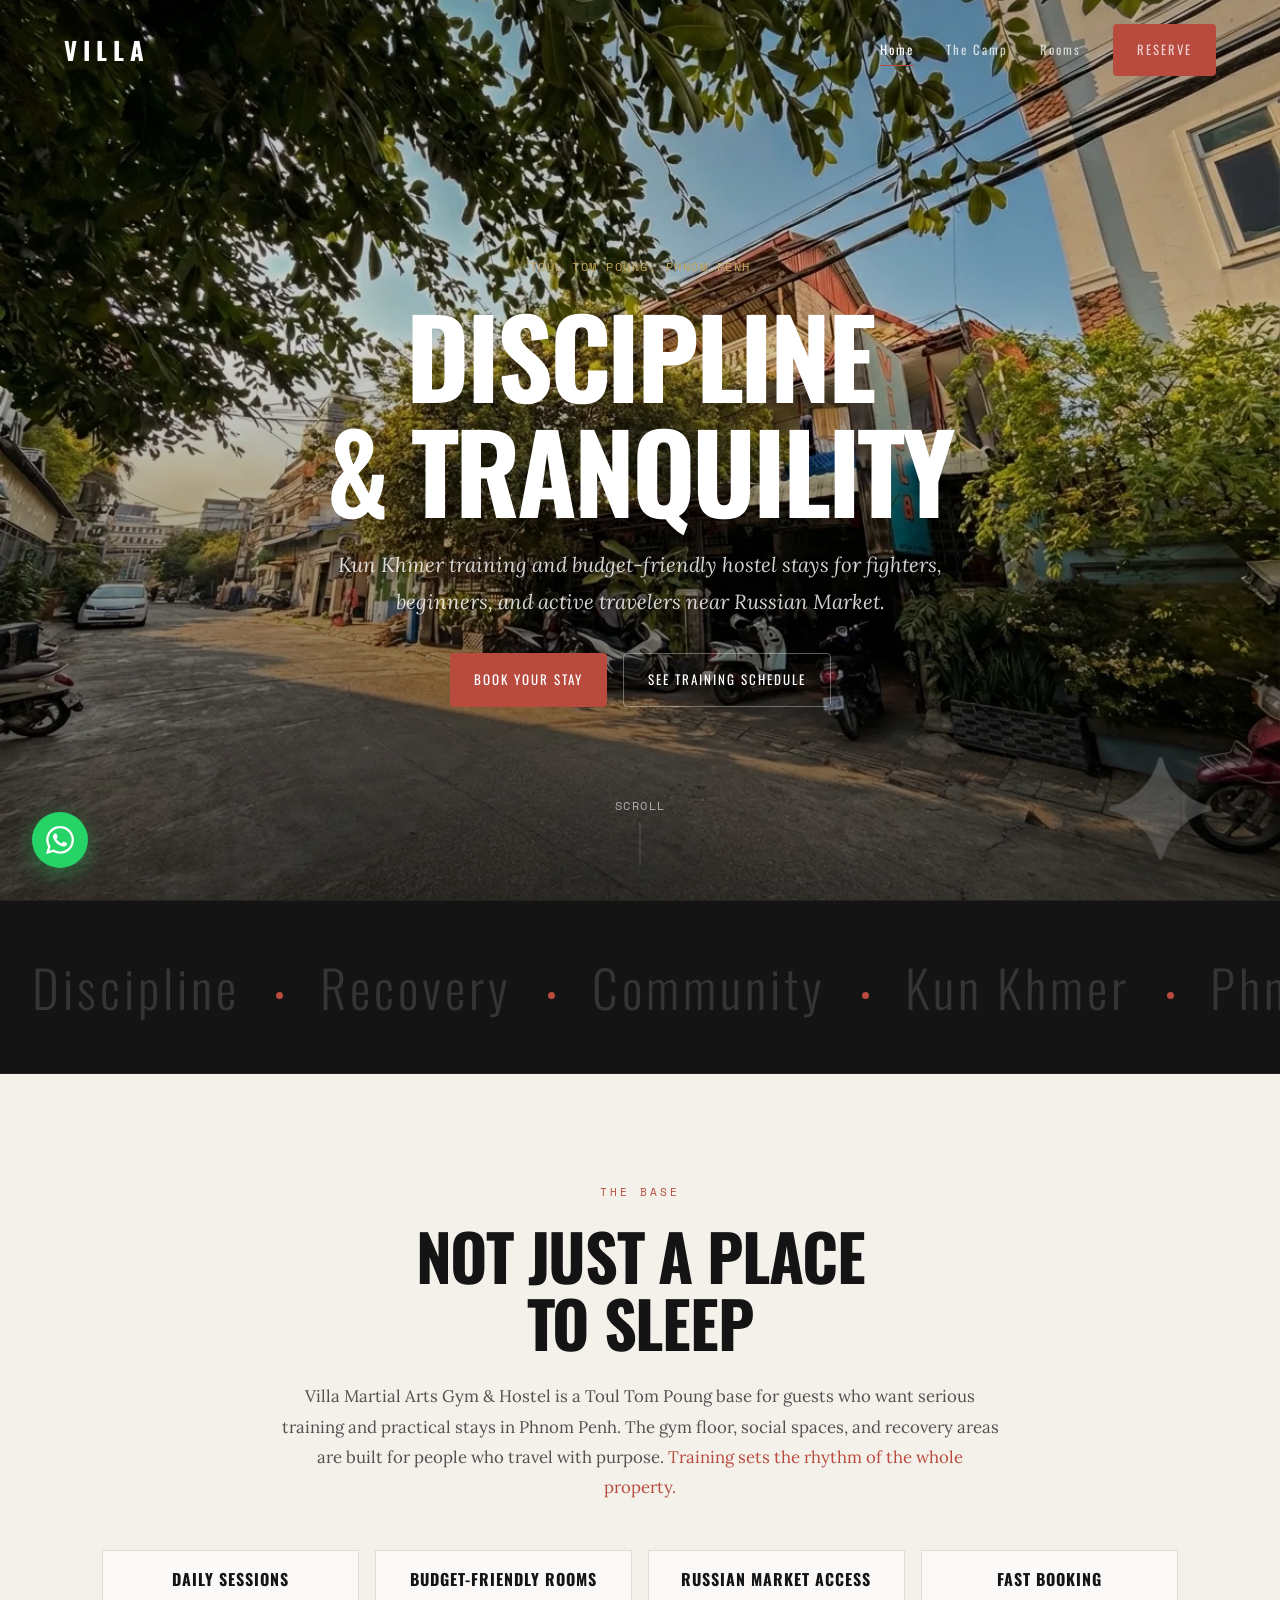
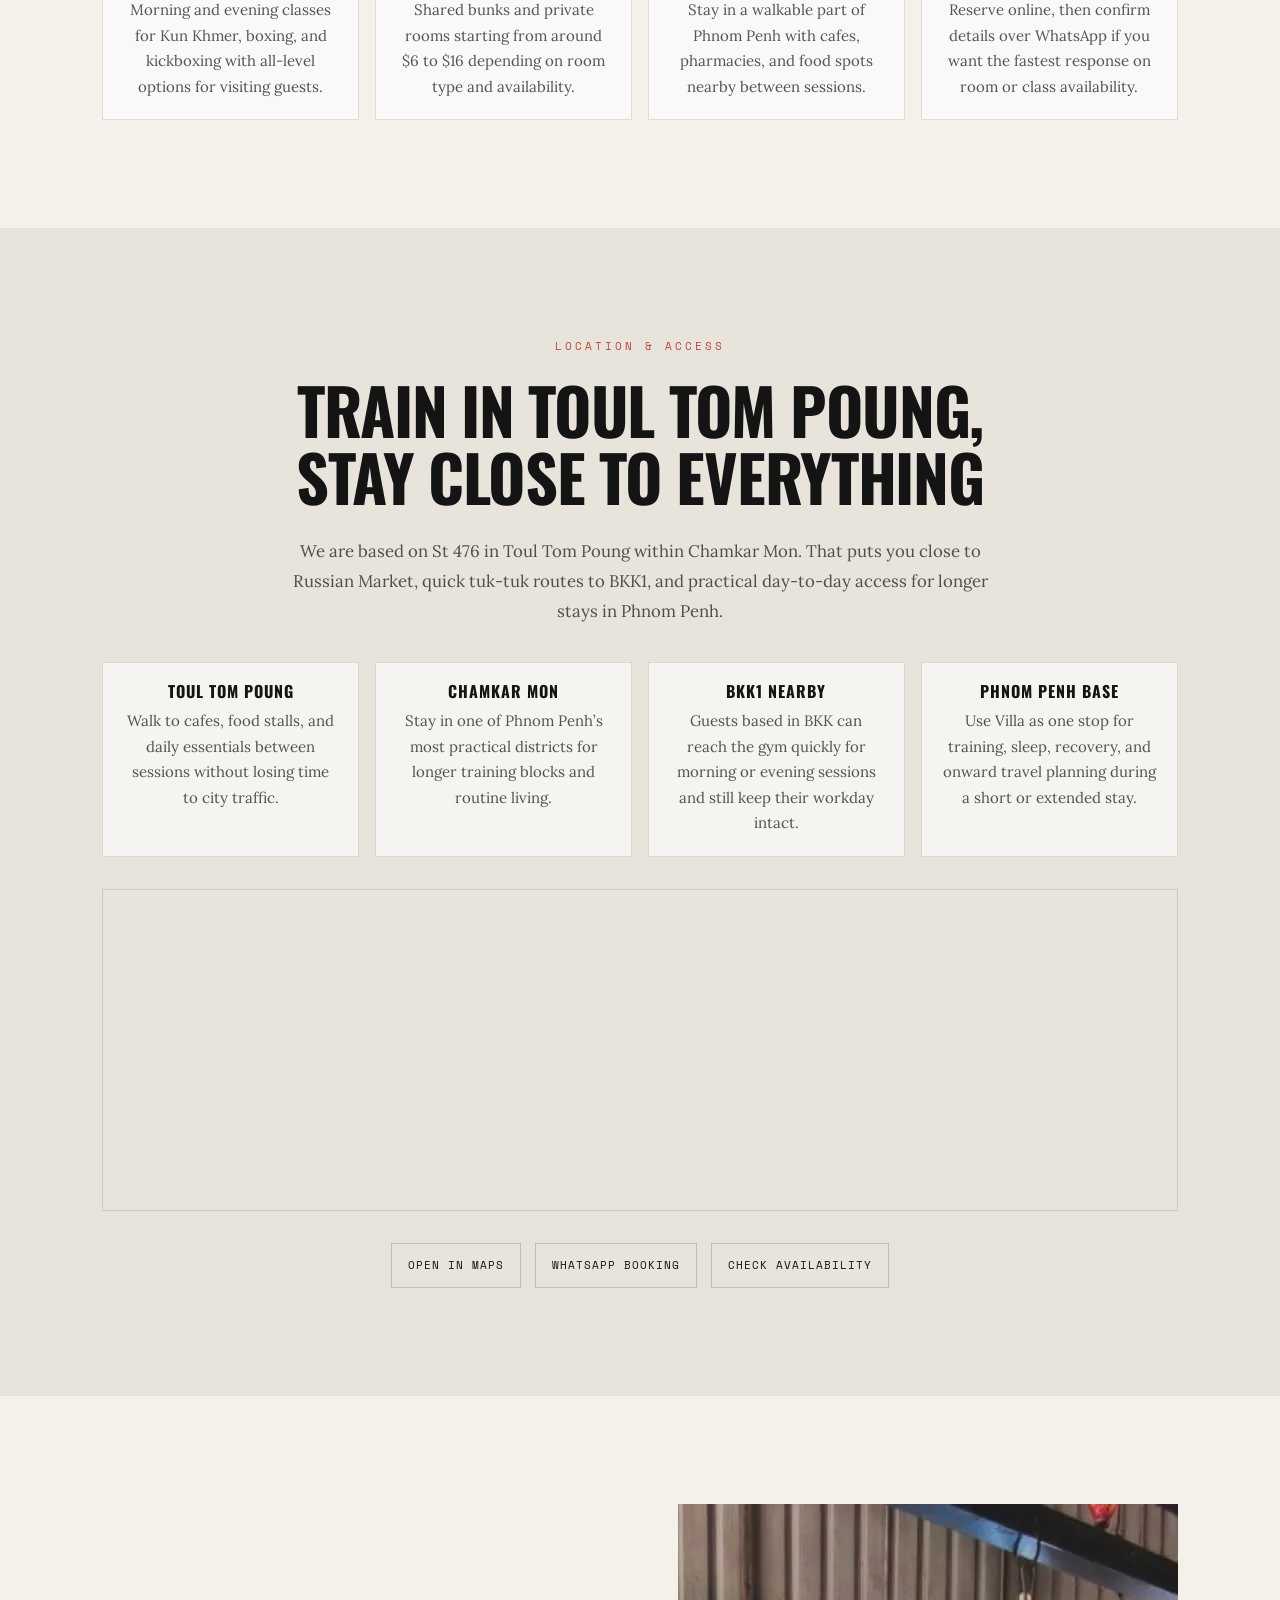
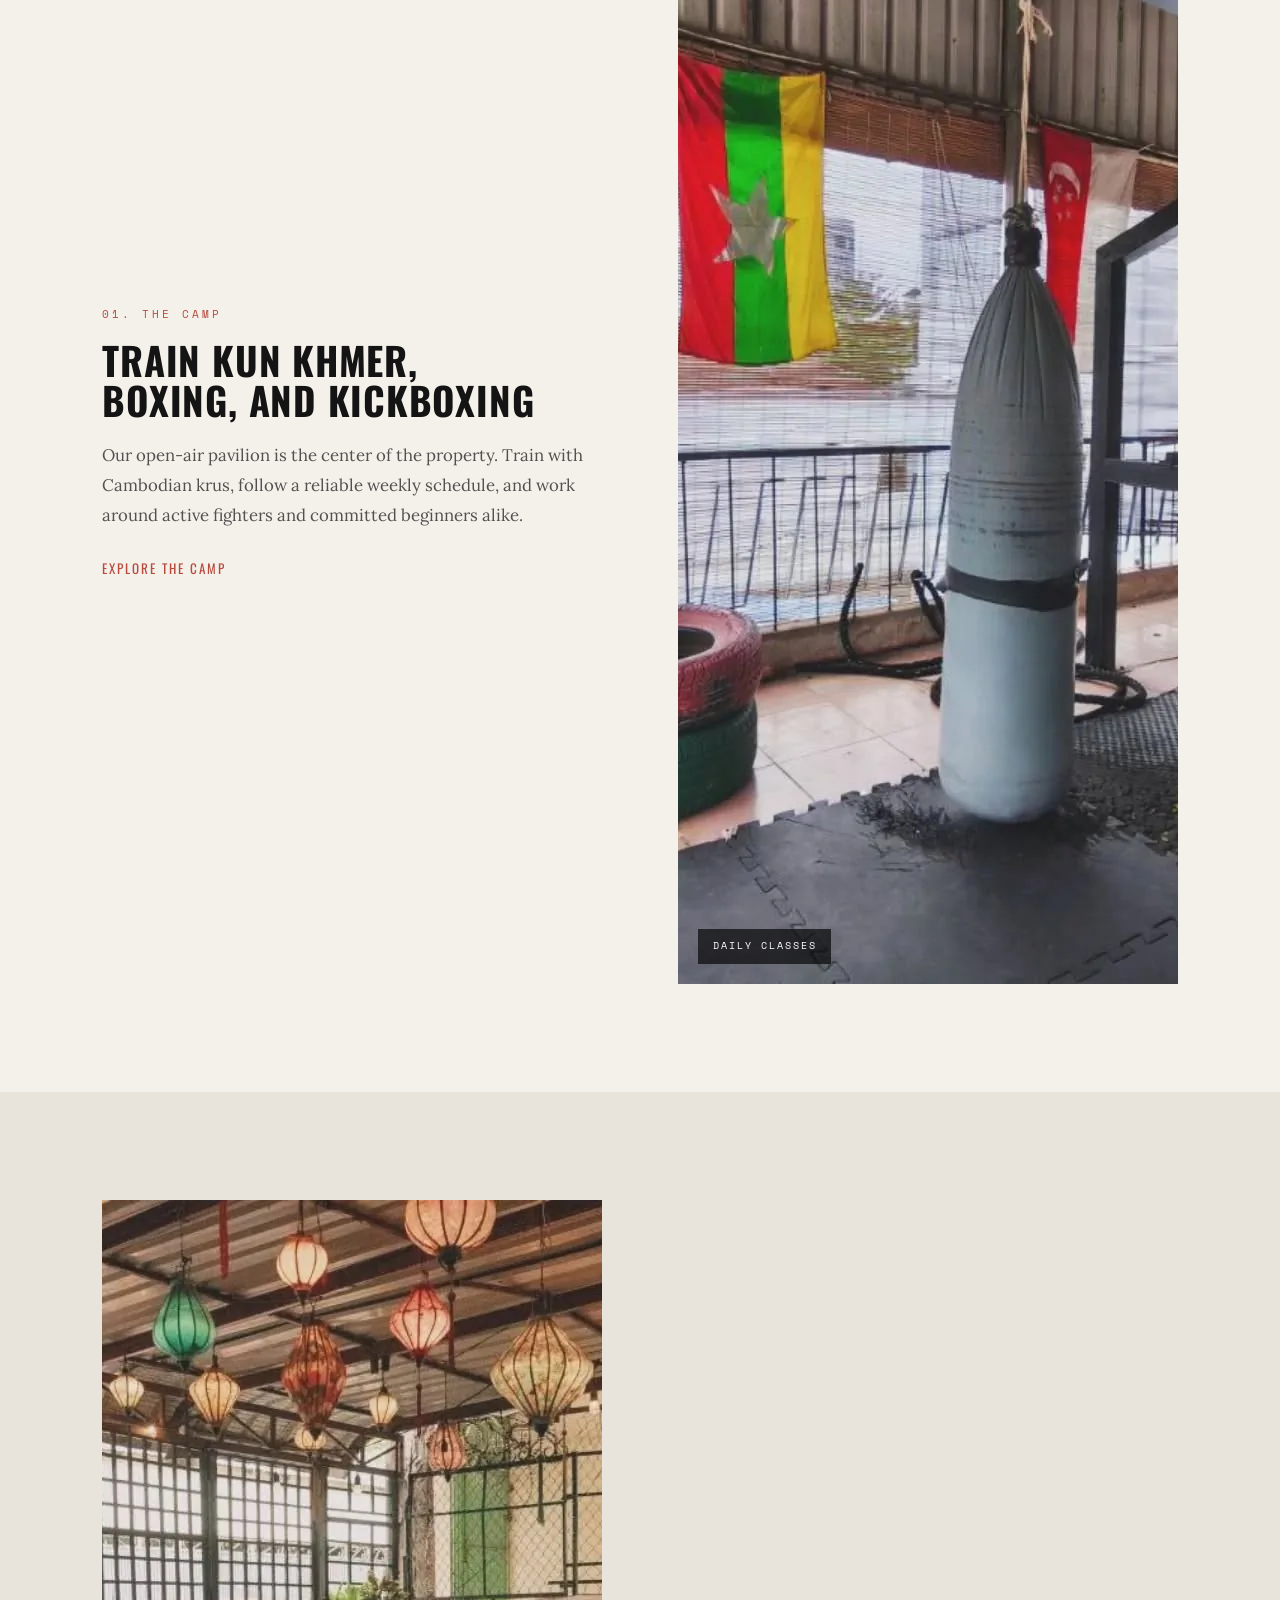
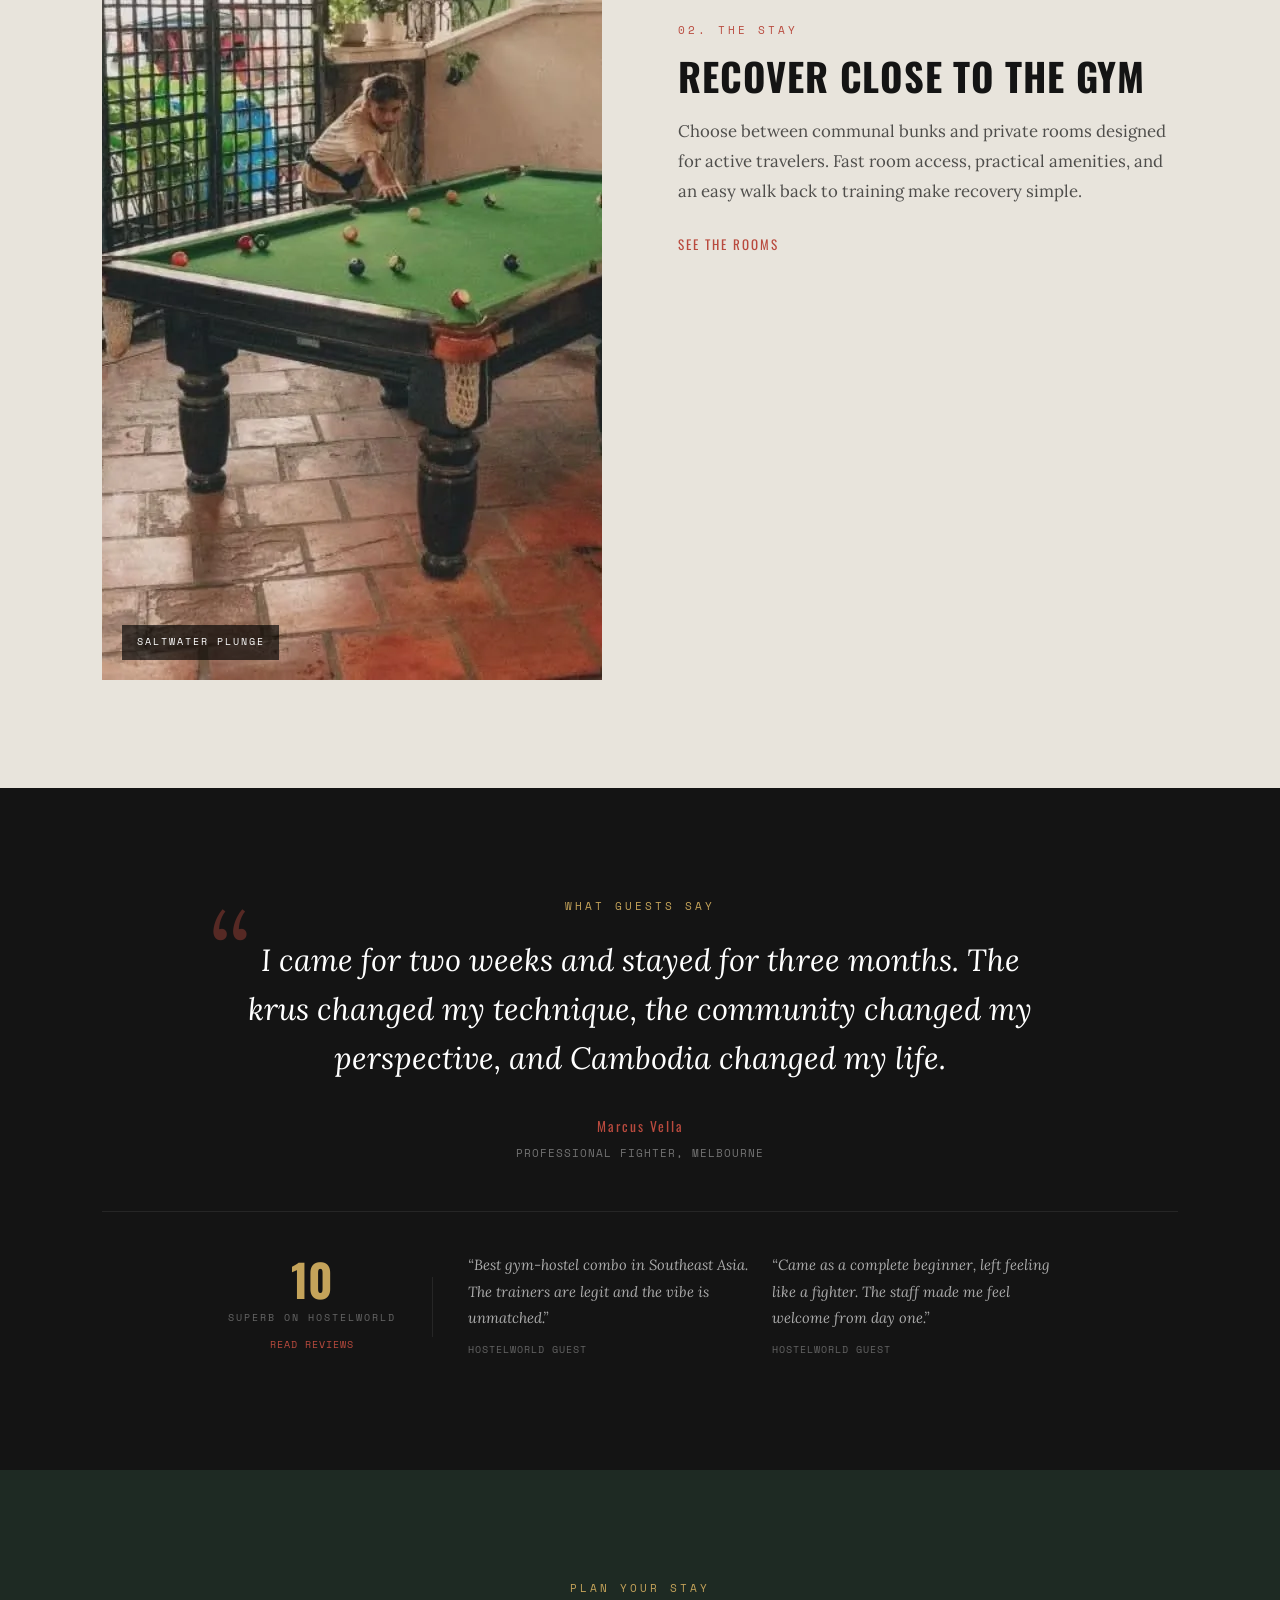
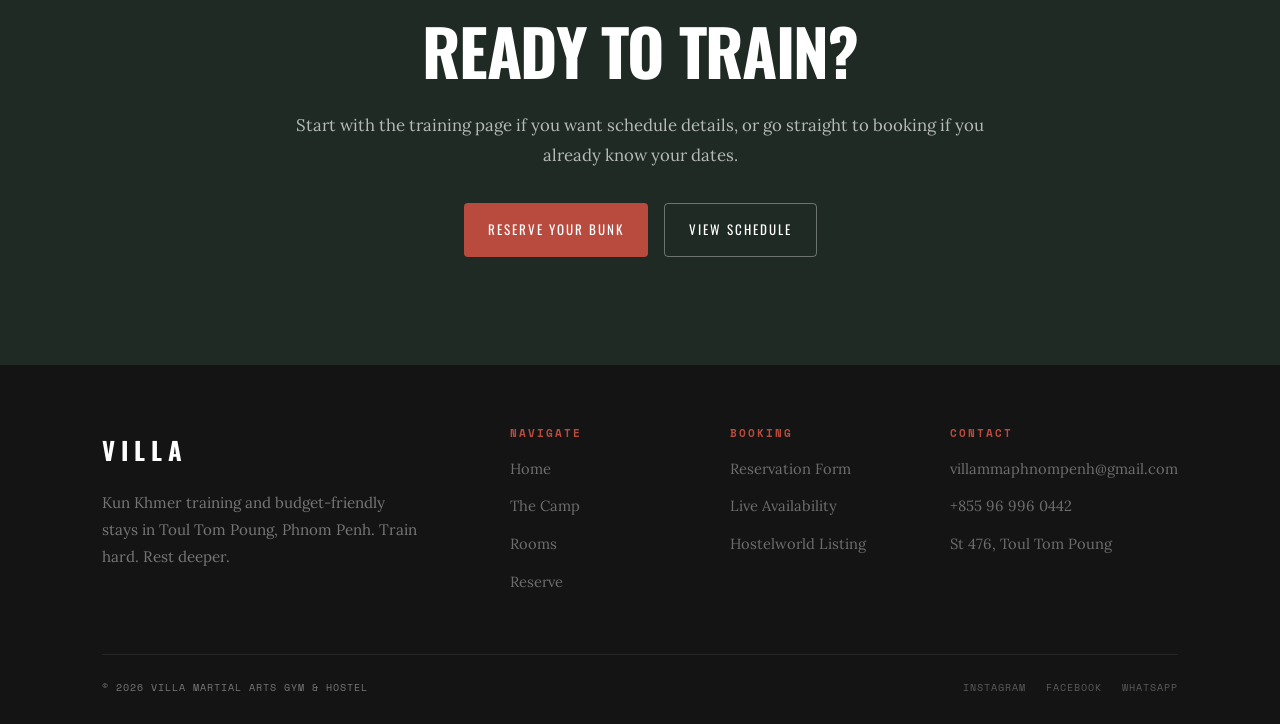
<file: index.html>
<!DOCTYPE html>
<html lang="en">
<head>
    <meta charset="UTF-8">
    <meta name="viewport" content="width=device-width, initial-scale=1.0">
    <title>Villa Martial Arts Gym & Hostel | Kun Khmer in Toul Tom Poung, Phnom Penh</title>
    <meta name="description" content="Train Kun Khmer, kickboxing, and boxing in Toul Tom Poung, Phnom Penh. Villa Martial Arts Gym & Hostel pairs daily classes with budget-friendly rooms near Russian Market.">
    <meta name="robots" content="index, follow, max-image-preview:large, max-snippet:-1, max-video-preview:-1">
    <link rel="canonical" href="https://villamartialarts.vercel.app/">
    <link rel="icon" href="/favicon.svg" type="image/svg+xml">
    <link rel="preload" as="image" href="/IMG_9760.webp" fetchpriority="high">
    <meta property="og:type" content="website">
    <meta property="og:site_name" content="Villa Martial Arts Gym & Hostel">
    <meta property="og:locale" content="en_US">
    <meta property="og:url" content="https://villamartialarts.vercel.app/">
    <meta property="og:title" content="Villa Martial Arts Gym & Hostel | Kun Khmer in Toul Tom Poung, Phnom Penh">
    <meta property="og:description" content="Daily martial arts training, budget-friendly rooms, and a practical Phnom Penh base near Russian Market.">
    <meta property="og:image" content="https://villamartialarts.vercel.app/fightersparring.webp">
    <meta property="og:image:width" content="2752">
    <meta property="og:image:height" content="1536">
    <meta property="og:image:alt" content="Fighters sparring at Villa Martial Arts Gym in Phnom Penh">
    <meta name="twitter:card" content="summary_large_image">
    <meta name="twitter:title" content="Villa Martial Arts Gym & Hostel | Kun Khmer in Phnom Penh">
    <meta name="twitter:description" content="Train Kun Khmer and stay in Toul Tom Poung, Phnom Penh.">
    <meta name="twitter:image" content="https://villamartialarts.vercel.app/fightersparring.webp">
    <meta name="theme-color" content="#141414">
    <link rel="preconnect" href="https://fonts.googleapis.com">
    <link rel="preconnect" href="https://fonts.gstatic.com" crossorigin>
    <link rel="preload" as="style" href="https://fonts.googleapis.com/css2?family=Lora:ital,wght@0,400;0,500;1,400&family=Oswald:wght@300;400;500;700&family=Space+Mono&display=swap">
    <link rel="stylesheet" href="https://fonts.googleapis.com/css2?family=Lora:ital,wght@0,400;0,500;1,400&family=Oswald:wght@300;400;500;700&family=Space+Mono&display=swap" media="print" onload="this.media='all'">
    <noscript><link rel="stylesheet" href="https://fonts.googleapis.com/css2?family=Lora:ital,wght@0,400;0,500;1,400&family=Oswald:wght@300;400;500;700&family=Space+Mono&display=swap"></noscript>
    <link rel="stylesheet" href="/assets/site.20260306.css">
    <script type="application/ld+json">
    {
      "@context": "https://schema.org",
      "@graph": [
        {
          "@type": "WebSite",
          "@id": "https://villamartialarts.vercel.app/#website",
          "url": "https://villamartialarts.vercel.app/",
          "name": "Villa Martial Arts Gym & Hostel"
        },
        {
          "@type": "Hostel",
          "@id": "https://villamartialarts.vercel.app/#hostel",
          "name": "Villa Martial Arts Gym & Hostel",
          "url": "https://villamartialarts.vercel.app/",
          "description": "Kun Khmer, boxing, and kickboxing focused hostel and training base in Toul Tom Poung, Phnom Penh.",
          "image": [
            "https://villamartialarts.vercel.app/IMG_9760.webp",
            "https://villamartialarts.vercel.app/fightersparring.webp",
            "https://villamartialarts.vercel.app/privateroomactually.webp"
          ],
          "logo": "https://villamartialarts.vercel.app/favicon.svg",
          "telephone": "+855969960442",
          "email": "villammaphnompenh@gmail.com",
          "priceRange": "$6-$16",
          "sameAs": [
            "https://www.instagram.com/villa_martial_arts/",
            "https://www.facebook.com/villamartialartsphnompenh/",
            "https://www.booking.com/hotel/kh/villa-martial-arts.html",
            "https://www.hostelworld.com/hostels/p/322300/villa-martial-arts-gym-and-hostel/"
          ],
          "address": {
            "@type": "PostalAddress",
            "streetAddress": "St 476",
            "addressLocality": "Toul Tom Poung",
            "addressRegion": "Chamkar Mon",
            "addressCountry": "KH"
          },
          "geo": {
            "@type": "GeoCoordinates",
            "latitude": 11.5494,
            "longitude": 104.9215
          },
          "hasMap": "https://maps.google.com/?q=St+476+Phnom+Penh+Cambodia",
          "makesOffer": [
            {
              "@type": "Offer",
              "name": "Day Pass Training",
              "priceCurrency": "USD",
              "price": "10"
            },
            {
              "@type": "Offer",
              "name": "Shared Room",
              "priceCurrency": "USD",
              "price": "6"
            },
            {
              "@type": "Offer",
              "name": "Private Room",
              "priceCurrency": "USD",
              "price": "15"
            }
          ]
        },
        {
          "@type": "SportsActivityLocation",
          "@id": "https://villamartialarts.vercel.app/#gym",
          "name": "Villa Martial Arts Gym",
          "url": "https://villamartialarts.vercel.app/camp/",
          "description": "All-level Kun Khmer, kickboxing, and boxing training in Toul Tom Poung, Phnom Penh.",
          "telephone": "+855969960442",
          "sport": [
            "Kun Khmer",
            "Kickboxing",
            "Boxing"
          ],
          "sameAs": [
            "https://www.instagram.com/villa_martial_arts/",
            "https://www.facebook.com/villamartialartsphnompenh/"
          ],
          "address": {
            "@type": "PostalAddress",
            "streetAddress": "St 476",
            "addressLocality": "Toul Tom Poung",
            "addressRegion": "Chamkar Mon",
            "addressCountry": "KH"
          },
          "geo": {
            "@type": "GeoCoordinates",
            "latitude": 11.5494,
            "longitude": 104.9215
          }
        }
      ]
    }
    </script>
</head>
<body data-page="home">
    <a class="skip-nav" href="#main-content">Skip to content</a>

    <nav id="navbar">
        <a class="logo" href="/">VILLA</a>
        <div class="nav-links">
            <a class="active-link" aria-current="page" href="/">Home</a>
            <a href="/camp/">The Camp</a>
            <a href="/rooms/">Rooms</a>
            <a class="btn-nav" href="/reserve/">Reserve</a>
        </div>
        <button class="hamburger" id="hamburger" aria-label="Toggle menu" aria-expanded="false">
            <span></span><span></span><span></span>
        </button>
    </nav>

    <div class="mobile-menu" id="mobileMenu">
        <a href="/">Home</a>
        <a href="/camp/">The Camp</a>
        <a href="/rooms/">Rooms</a>
        <a href="/reserve/">Reserve</a>
    </div>

    <main class="page-main" id="main-content">
        <header class="hero">
            <div class="hero-media">
                <img src="/IMG_9760.webp" alt="Villa Martial Arts Gym and Hostel courtyard in Phnom Penh" width="1200" height="896" fetchpriority="high">
            </div>
            <div class="hero-overlay"></div>
            <div class="hero-content">
                <p class="mono eyebrow reveal">Toul Tom Poung, Phnom Penh</p>
                <h1 class="reveal d1">Discipline<br>&amp; Tranquility</h1>
                <p class="subtitle reveal d2">Kun Khmer training and budget-friendly hostel stays for fighters, beginners, and active travelers near Russian Market.</p>
                <div class="button-row reveal d3">
                    <a class="btn-primary" href="/reserve/">Book Your Stay</a>
                    <a class="btn-secondary" href="/camp/">See Training Schedule</a>
                </div>
            </div>
            <div class="hero-scroll-hint">
                <span class="mono">Scroll</span>
                <div class="scroll-line"></div>
            </div>
        </header>

        <div class="marquee">
            <div class="marquee-track">
                <span class="marquee-item">Discipline <span class="dot"></span> Recovery <span class="dot"></span> Community <span class="dot"></span> Kun Khmer <span class="dot"></span> Phnom Penh <span class="dot"></span></span>
                <span class="marquee-item">Discipline <span class="dot"></span> Recovery <span class="dot"></span> Community <span class="dot"></span> Kun Khmer <span class="dot"></span> Phnom Penh <span class="dot"></span></span>
            </div>
        </div>

        <section class="section bg-linen text-center defer-section">
            <span class="section-label reveal">The Base</span>
            <h2 class="section-title reveal d1">Not Just a Place<br>to Sleep</h2>
            <p class="section-intro reveal d2">Villa Martial Arts Gym &amp; Hostel is a Toul Tom Poung base for guests who want serious training and practical stays in Phnom Penh. The gym floor, social spaces, and recovery areas are built for people who travel with purpose. <span class="accent">Training sets the rhythm of the whole property.</span></p>

            <div class="quick-grid">
                <article class="quick-card reveal d1">
                    <h3>Daily Sessions</h3>
                    <p>Morning and evening classes for Kun Khmer, boxing, and kickboxing with all-level options for visiting guests.</p>
                </article>
                <article class="quick-card reveal d2">
                    <h3>Budget-Friendly Rooms</h3>
                    <p>Shared bunks and private rooms starting from around $6 to $16 depending on room type and availability.</p>
                </article>
                <article class="quick-card reveal d3">
                    <h3>Russian Market Access</h3>
                    <p>Stay in a walkable part of Phnom Penh with cafes, pharmacies, and food spots nearby between sessions.</p>
                </article>
                <article class="quick-card reveal d4">
                    <h3>Fast Booking</h3>
                    <p>Reserve online, then confirm details over WhatsApp if you want the fastest response on room or class availability.</p>
                </article>
            </div>
        </section>

        <section class="section bg-linen-dark text-center defer-section">
            <span class="section-label reveal">Location &amp; Access</span>
            <h2 class="section-title reveal d1">Train in Toul Tom Poung,<br>Stay Close to Everything</h2>
            <p class="section-intro reveal d2">We are based on St 476 in Toul Tom Poung within Chamkar Mon. That puts you close to Russian Market, quick tuk-tuk routes to BKK1, and practical day-to-day access for longer stays in Phnom Penh.</p>

            <div class="area-grid">
                <article class="area-card reveal d1">
                    <h3>Toul Tom Poung</h3>
                    <p>Walk to cafes, food stalls, and daily essentials between sessions without losing time to city traffic.</p>
                </article>
                <article class="area-card reveal d2">
                    <h3>Chamkar Mon</h3>
                    <p>Stay in one of Phnom Penh&rsquo;s most practical districts for longer training blocks and routine living.</p>
                </article>
                <article class="area-card reveal d3">
                    <h3>BKK1 Nearby</h3>
                    <p>Guests based in BKK can reach the gym quickly for morning or evening sessions and still keep their workday intact.</p>
                </article>
                <article class="area-card reveal d4">
                    <h3>Phnom Penh Base</h3>
                    <p>Use Villa as one stop for training, sleep, recovery, and onward travel planning during a short or extended stay.</p>
                </article>
            </div>

            <div class="map-container reveal d3">
                <iframe src="https://www.google.com/maps/embed?pb=!1m18!1m12!1m3!1d3909.0!2d104.9215!3d11.5494!2m3!1f0!2f0!3f0!3m2!1i1024!2i768!4f13.1!3m3!1m2!1s0x0%3A0x0!2sSt+476%2C+Phnom+Penh%2C+Cambodia!5e0!3m2!1sen!2skh!4v1709000000000" loading="lazy" referrerpolicy="no-referrer-when-downgrade" title="Villa Martial Arts Gym and Hostel location in Toul Tom Poung, Phnom Penh"></iframe>
            </div>

            <div class="local-cta-row reveal d4">
                <a href="https://maps.google.com/?q=St+476+Phnom+Penh+Cambodia" target="_blank" rel="noopener noreferrer">Open in Maps</a>
                <a href="https://wa.me/855969960442" target="_blank" rel="noopener noreferrer">WhatsApp Booking</a>
                <a href="https://www.booking.com/hotel/kh/villa-martial-arts.html" target="_blank" rel="noopener noreferrer">Check Availability</a>
            </div>
        </section>

        <section class="section bg-linen defer-section">
            <div class="split">
                <div class="split-text reveal-left">
                    <span class="label">01. The Camp</span>
                    <h3>Train Kun Khmer,<br>Boxing, and Kickboxing</h3>
                    <p>Our open-air pavilion is the center of the property. Train with Cambodian krus, follow a reliable weekly schedule, and work around active fighters and committed beginners alike.</p>
                    <a class="text-link" href="/camp/">Explore the camp</a>
                </div>
                <div class="split-media reveal-right d2">
                    <img src="/boxinggymbag.webp" alt="Heavy bags and flags in Villa Martial Arts training pavilion" width="1440" height="1080" loading="lazy" decoding="async">
                    <div class="img-badge">Daily Classes</div>
                </div>
            </div>
        </section>

        <section class="section bg-linen-dark defer-section">
            <div class="split reverse">
                <div class="split-text reveal-right">
                    <span class="label">02. The Stay</span>
                    <h3>Recover Close to the Gym</h3>
                    <p>Choose between communal bunks and private rooms designed for active travelers. Fast room access, practical amenities, and an easy walk back to training make recovery simple.</p>
                    <a class="text-link" href="/rooms/">See the rooms</a>
                </div>
                <div class="split-media reveal-left d2">
                    <img src="/loungearea.webp" alt="Villa lounge area with pool table and seating" width="1440" height="1080" loading="lazy" decoding="async">
                    <div class="img-badge">Saltwater Plunge</div>
                </div>
            </div>
        </section>

        <section class="section bg-charcoal text-center testimonial-section defer-section">
            <span class="section-label reveal" style="color: var(--gold);">What Guests Say</span>
            <div class="testimonial-quote reveal d1">I came for two weeks and stayed for three months. The krus changed my technique, the community changed my perspective, and Cambodia changed my life.</div>
            <div class="testimonial-author reveal d2">Marcus Vella</div>
            <div class="testimonial-role reveal d3">Professional Fighter, Melbourne</div>

            <div class="proof-strip reveal d3">
                <div class="proof-badge">
                    <div class="proof-badge-score">10</div>
                    <div class="proof-badge-label">Superb on Hostelworld</div>
                    <a class="proof-badge-link" href="https://www.hostelworld.com/hostels/p/322300/villa-martial-arts-gym-and-hostel/" target="_blank" rel="noopener noreferrer">Read reviews</a>
                </div>
                <div class="proof-divider"></div>
                <div class="proof-quotes">
                    <div class="proof-mini-quote">
                        <p>&ldquo;Best gym-hostel combo in Southeast Asia. The trainers are legit and the vibe is unmatched.&rdquo;</p>
                        <span>Hostelworld guest</span>
                    </div>
                    <div class="proof-mini-quote">
                        <p>&ldquo;Came as a complete beginner, left feeling like a fighter. The staff made me feel welcome from day one.&rdquo;</p>
                        <span>Hostelworld guest</span>
                    </div>
                </div>
            </div>
        </section>

        <section class="section bg-dark text-center defer-section">
            <span class="section-label reveal" style="color: var(--gold);">Plan Your Stay</span>
            <h2 class="section-title reveal d1">Ready to Train?</h2>
            <p class="section-intro reveal d2" style="color: rgba(255,255,255,0.68);">Start with the training page if you want schedule details, or go straight to booking if you already know your dates.</p>
            <div class="button-row reveal d3">
                <a class="btn-primary" href="/reserve/">Reserve Your Bunk</a>
                <a class="btn-secondary" href="/camp/">View Schedule</a>
            </div>
        </section>
    </main>

    <div class="mobile-book-bar" id="mobileBookBar">
        <div class="mobile-book-bar-text"><strong>From $6/night</strong> and daily training</div>
        <a class="mobile-book-bar-btn" href="/reserve/">Book now</a>
    </div>

    <a class="whatsapp-float" href="https://wa.me/855969960442" target="_blank" rel="noopener noreferrer" aria-label="Chat on WhatsApp">
        <svg viewBox="0 0 24 24" xmlns="http://www.w3.org/2000/svg"><path d="M17.472 14.382c-.297-.149-1.758-.867-2.03-.967-.273-.099-.471-.148-.67.15-.197.297-.767.966-.94 1.164-.173.199-.347.223-.644.075-.297-.15-1.255-.463-2.39-1.475-.883-.788-1.48-1.761-1.653-2.059-.173-.297-.018-.458.13-.606.134-.133.298-.347.446-.52.149-.174.198-.298.298-.497.099-.198.05-.371-.025-.52-.075-.149-.669-1.612-.916-2.207-.242-.579-.487-.5-.669-.51-.173-.008-.371-.01-.57-.01-.198 0-.52.074-.792.372-.272.297-1.04 1.016-1.04 2.479 0 1.462 1.065 2.875 1.213 3.074.149.198 2.096 3.2 5.077 4.487.709.306 1.262.489 1.694.625.712.227 1.36.195 1.871.118.571-.085 1.758-.719 2.006-1.413.248-.694.248-1.289.173-1.413-.074-.124-.272-.198-.57-.347m-5.421 7.403h-.004a9.87 9.87 0 01-5.031-1.378l-.361-.214-3.741.982.998-3.648-.235-.374a9.86 9.86 0 01-1.51-5.26c.001-5.45 4.436-9.884 9.888-9.884 2.64 0 5.122 1.03 6.988 2.898a9.825 9.825 0 012.893 6.994c-.003 5.45-4.437 9.884-9.885 9.884m8.413-18.297A11.815 11.815 0 0012.05 0C5.495 0 .16 5.335.157 11.892c0 2.096.547 4.142 1.588 5.945L.057 24l6.305-1.654a11.882 11.882 0 005.683 1.448h.005c6.554 0 11.89-5.335 11.893-11.893a11.821 11.821 0 00-3.48-8.413z"/></svg>
    </a>

    <button class="back-to-top" id="backToTop" type="button" aria-label="Back to top">&#8593;</button>

    <footer>
        <div class="footer-top">
            <div class="footer-brand">
                <span class="logo">VILLA</span>
                <p>Kun Khmer training and budget-friendly stays in Toul Tom Poung, Phnom Penh. Train hard. Rest deeper.</p>
            </div>
            <div class="footer-col">
                <h3>Navigate</h3>
                <a href="/">Home</a>
                <a href="/camp/">The Camp</a>
                <a href="/rooms/">Rooms</a>
                <a href="/reserve/">Reserve</a>
            </div>
            <div class="footer-col">
                <h3>Booking</h3>
                <a href="/reserve/">Reservation Form</a>
                <a href="https://www.booking.com/hotel/kh/villa-martial-arts.html" target="_blank" rel="noopener noreferrer">Live Availability</a>
                <a href="https://www.hostelworld.com/hostels/p/322300/villa-martial-arts-gym-and-hostel/" target="_blank" rel="noopener noreferrer">Hostelworld Listing</a>
            </div>
            <div class="footer-col">
                <h3>Contact</h3>
                <a href="mailto:villammaphnompenh@gmail.com">villammaphnompenh@gmail.com</a>
                <a href="tel:+855969960442">+855 96 996 0442</a>
                <a href="https://maps.google.com/?q=St+476+Phnom+Penh+Cambodia" target="_blank" rel="noopener noreferrer">St 476, Toul Tom Poung</a>
            </div>
        </div>
        <div class="footer-bottom">
            <span>&copy; 2026 Villa Martial Arts Gym &amp; Hostel</span>
            <div class="footer-social">
                <a href="https://www.instagram.com/villa_martial_arts/" target="_blank" rel="noopener noreferrer">Instagram</a>
                <a href="https://www.facebook.com/villamartialartsphnompenh/" target="_blank" rel="noopener noreferrer">Facebook</a>
                <a href="https://wa.me/855969960442" target="_blank" rel="noopener noreferrer">WhatsApp</a>
            </div>
        </div>
    </footer>

    <script src="/assets/site.20260306.js"></script>
</body>
</html>
</file>
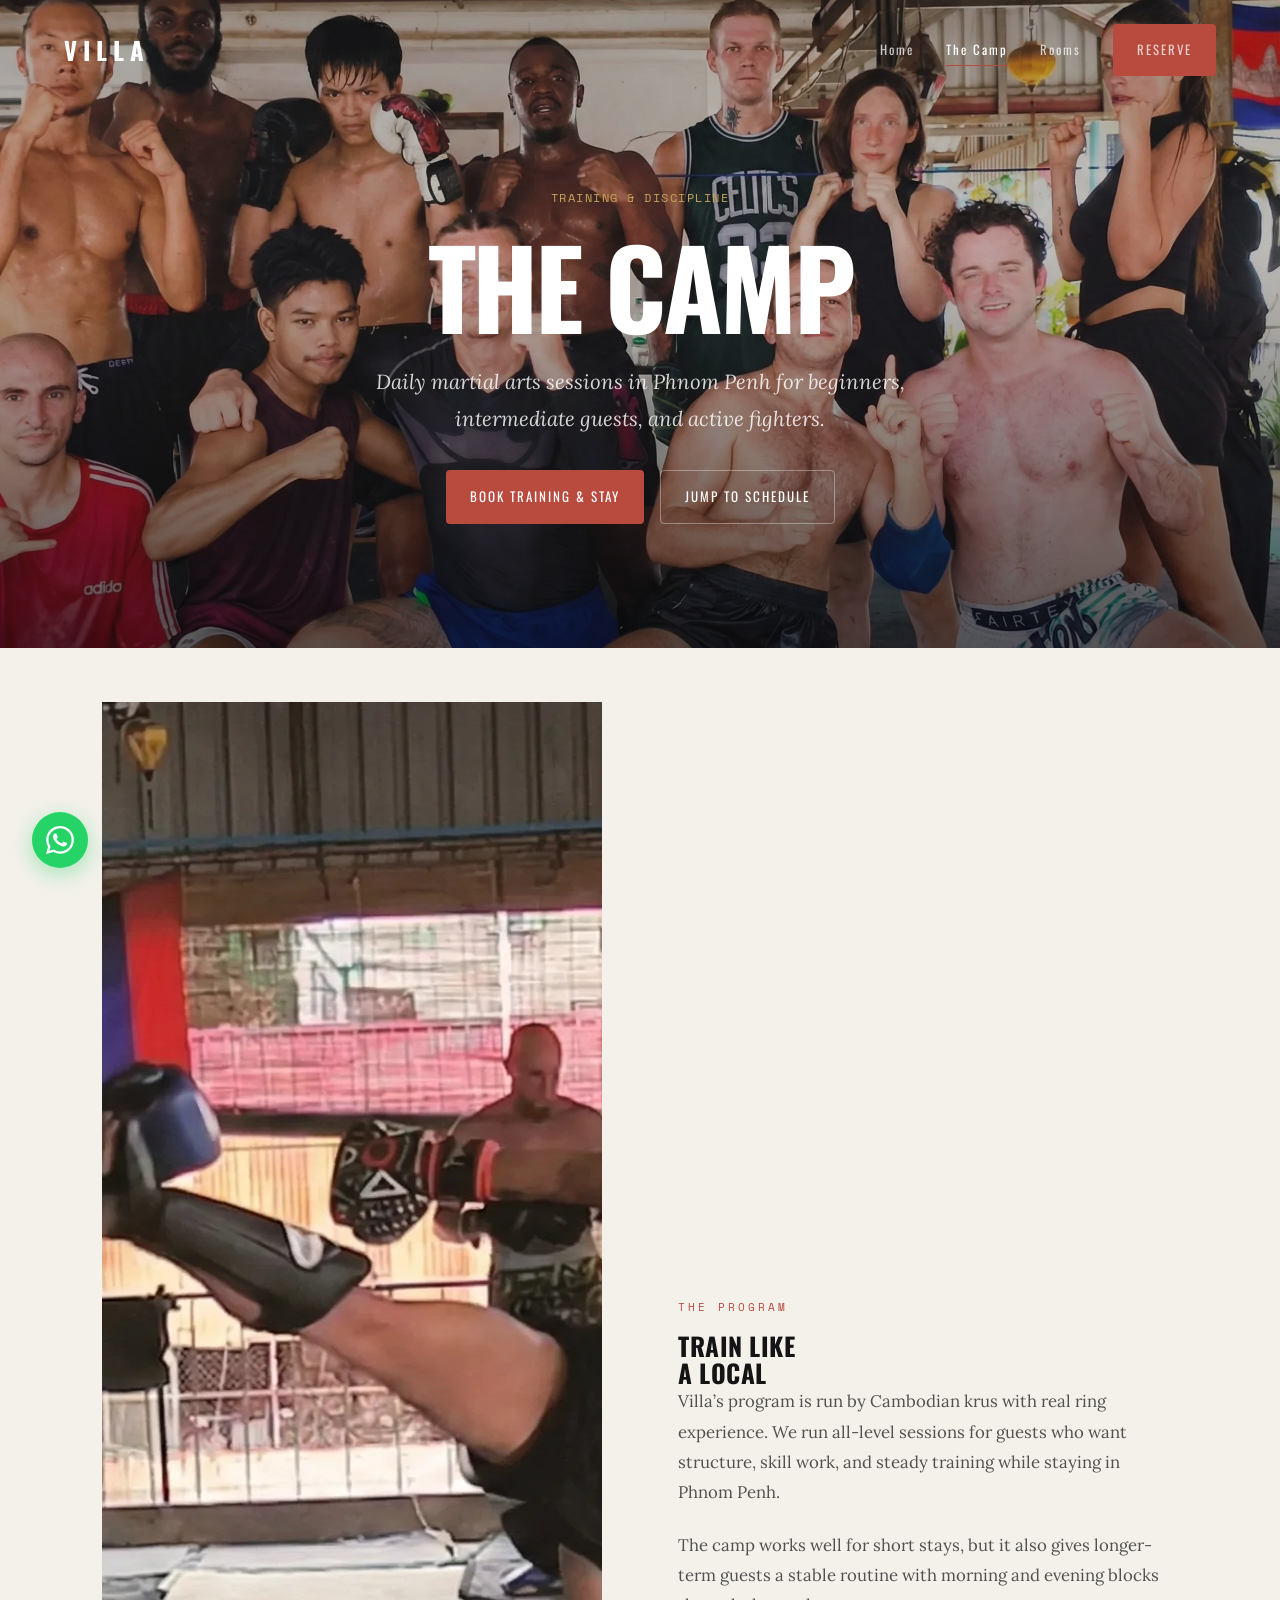
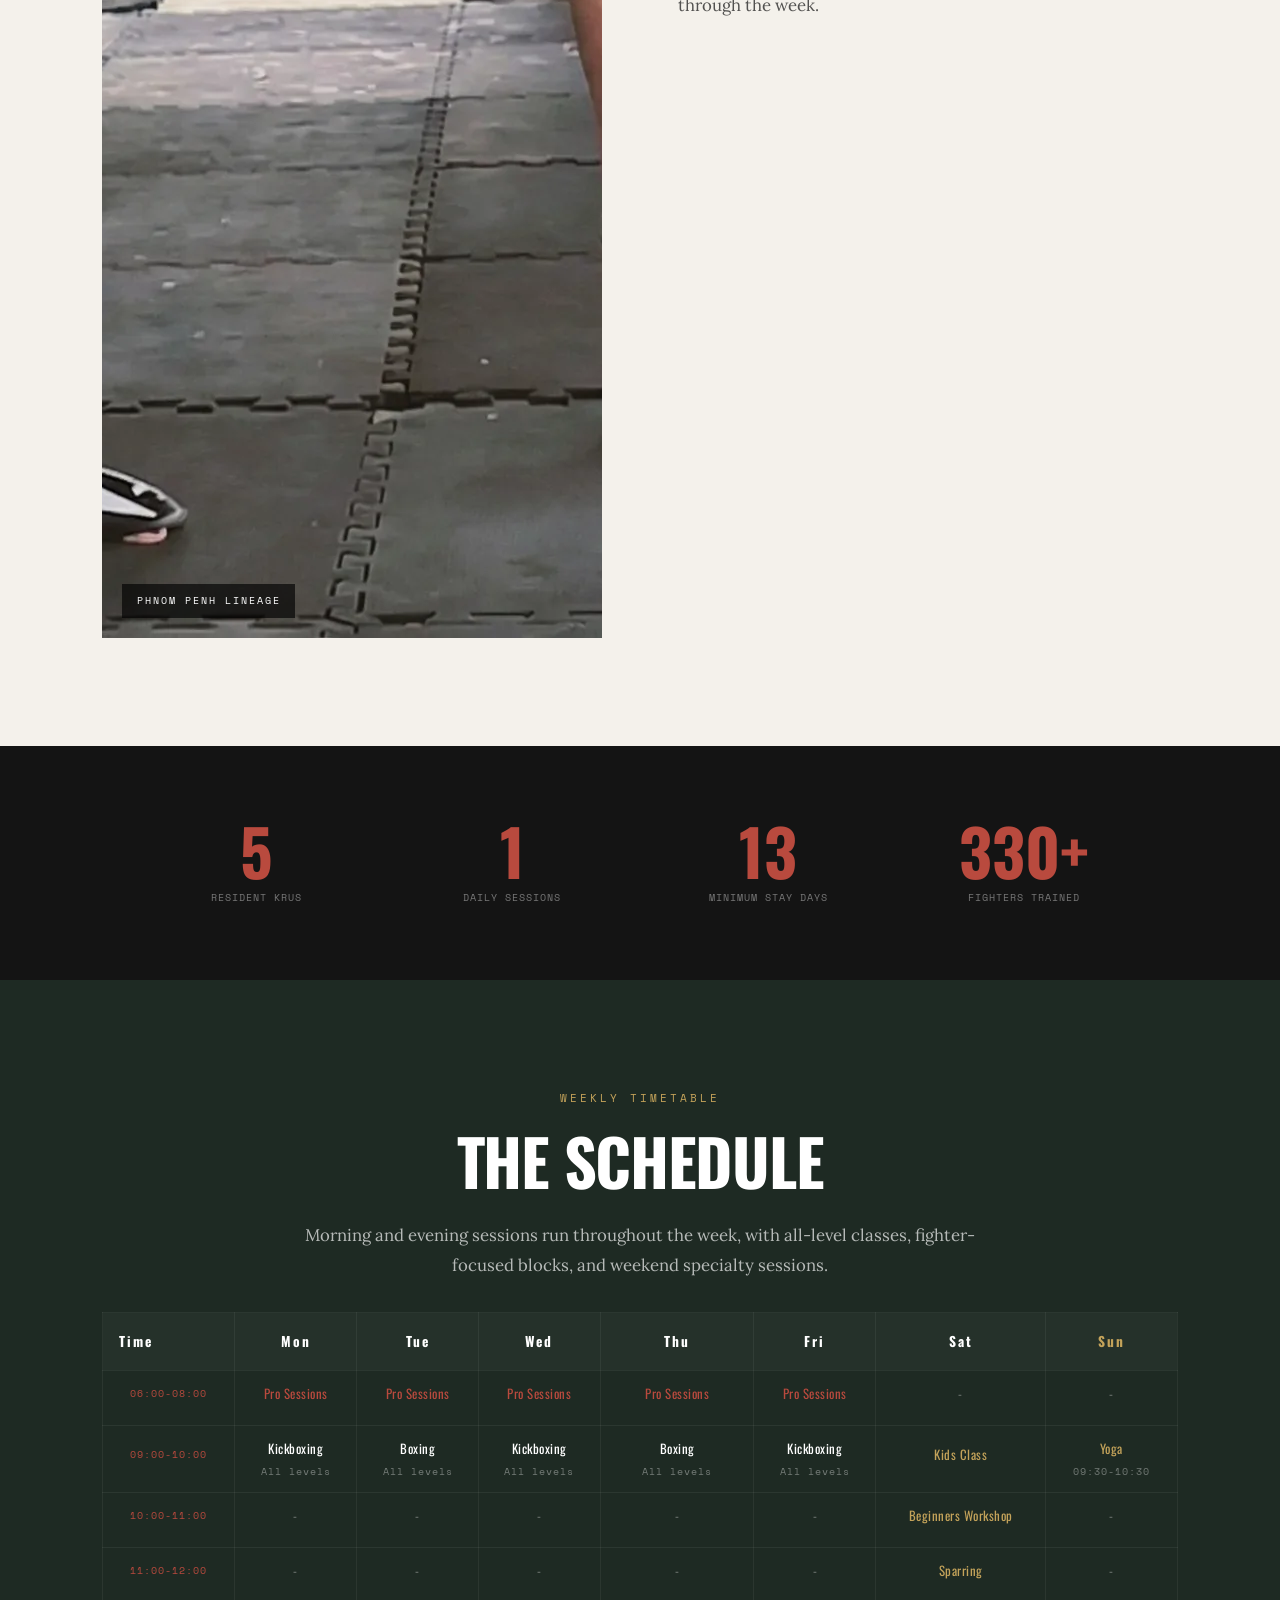
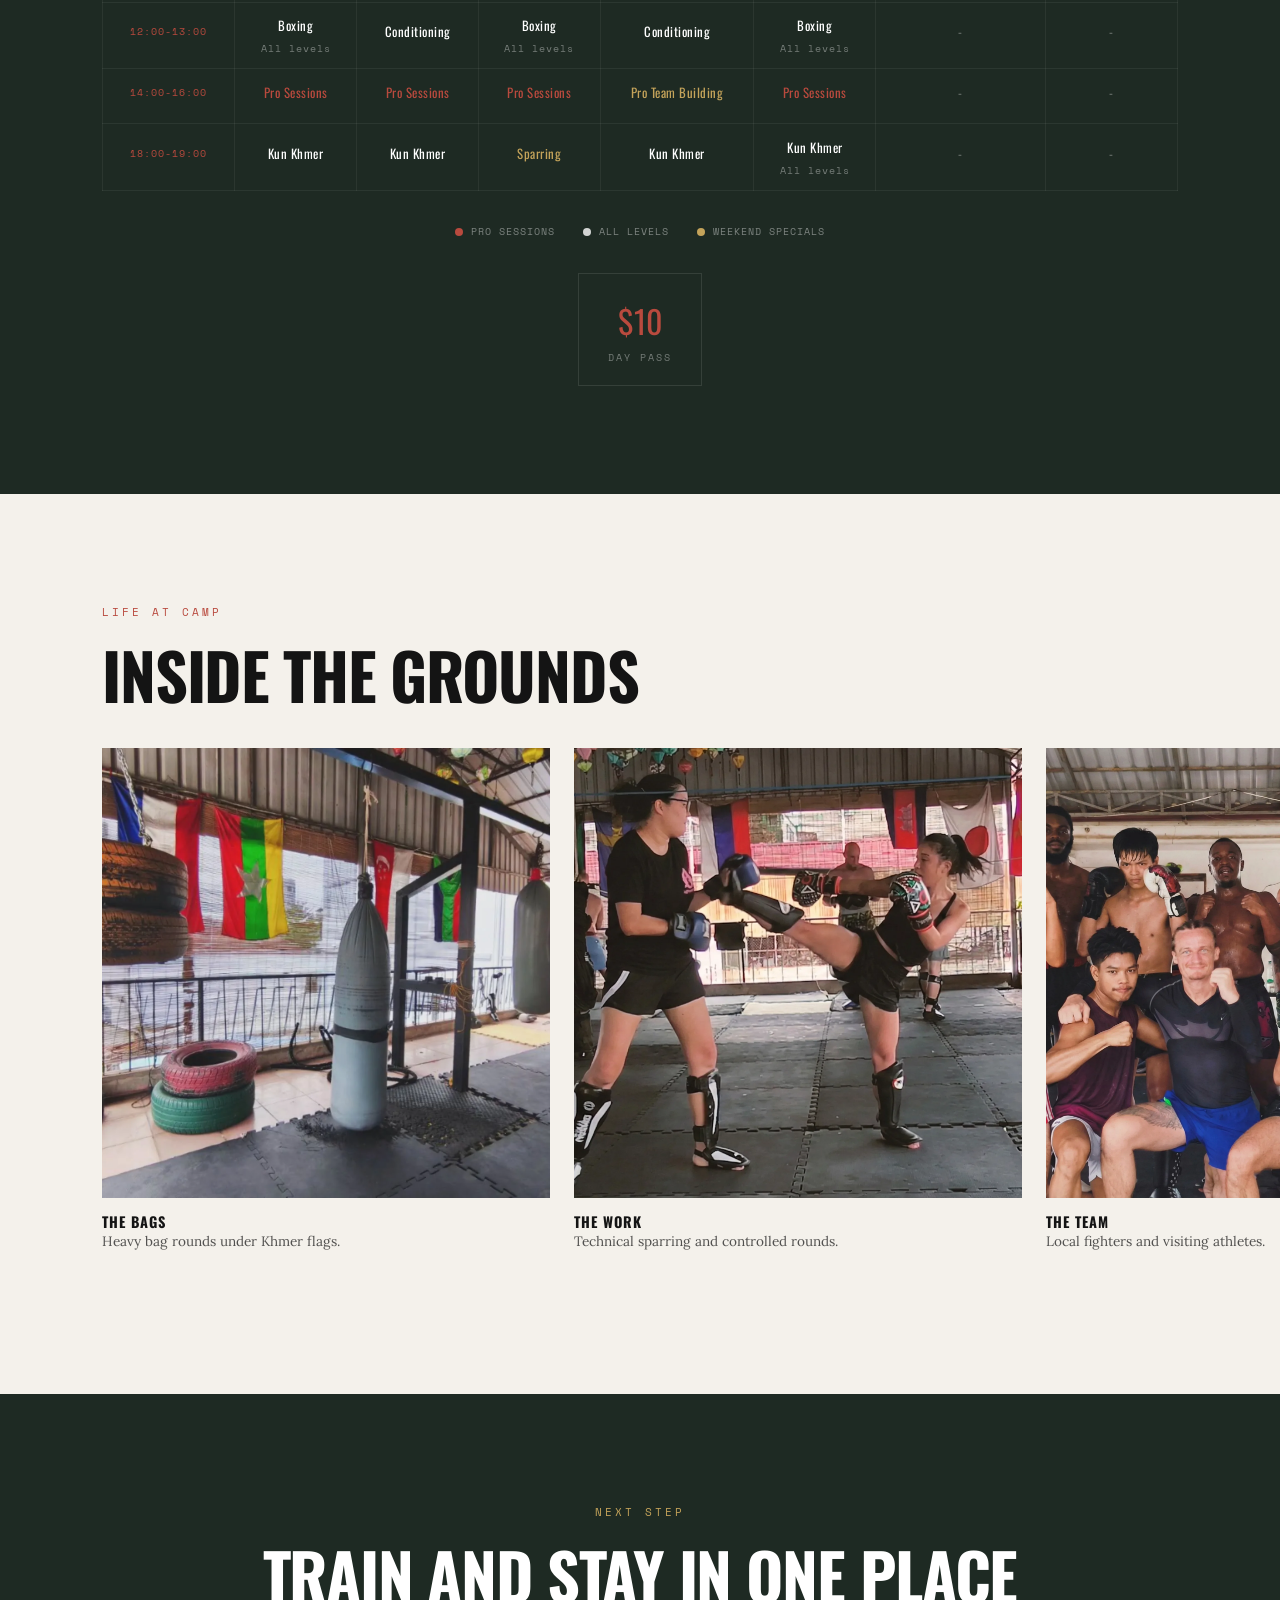
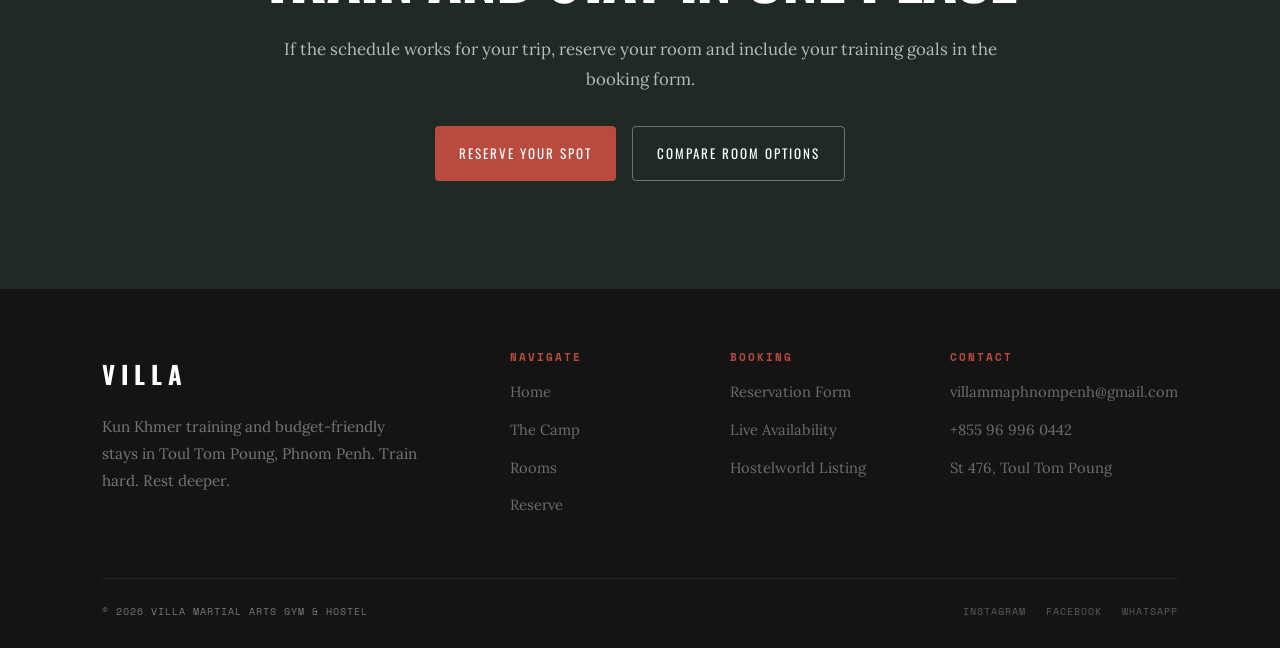
<file: camp/index.html>
<!DOCTYPE html>
<html lang="en">
<head>
    <meta charset="UTF-8">
    <meta name="viewport" content="width=device-width, initial-scale=1.0">
    <title>Kun Khmer, Boxing & Kickboxing Training in Phnom Penh | Villa Martial Arts Camp</title>
    <meta name="description" content="See the Villa Martial Arts training camp in Phnom Penh, including Kun Khmer, boxing, kickboxing, daily sessions, and weekly class schedule in Toul Tom Poung.">
    <meta name="robots" content="index, follow, max-image-preview:large, max-snippet:-1, max-video-preview:-1">
    <link rel="canonical" href="https://villamartialarts.vercel.app/camp/">
    <link rel="icon" href="/favicon.svg" type="image/svg+xml">
    <meta property="og:type" content="website">
    <meta property="og:site_name" content="Villa Martial Arts Gym & Hostel">
    <meta property="og:url" content="https://villamartialarts.vercel.app/camp/">
    <meta property="og:title" content="Kun Khmer, Boxing & Kickboxing Training in Phnom Penh | Villa Martial Arts Camp">
    <meta property="og:description" content="Daily martial arts sessions in Toul Tom Poung with a clear weekly training schedule and all-level classes.">
    <meta property="og:image" content="https://villamartialarts.vercel.app/fightersparring.webp">
    <meta property="og:image:width" content="2752">
    <meta property="og:image:height" content="1536">
    <meta property="og:image:alt" content="Fighters sparring during training at Villa Martial Arts Gym">
    <meta name="twitter:card" content="summary_large_image">
    <meta name="twitter:title" content="Villa Martial Arts Camp | Training in Phnom Penh">
    <meta name="twitter:description" content="Kun Khmer, kickboxing, and boxing sessions with daily structure in Toul Tom Poung.">
    <meta name="twitter:image" content="https://villamartialarts.vercel.app/fightersparring.webp">
    <meta name="theme-color" content="#141414">
    <link rel="preconnect" href="https://fonts.googleapis.com">
    <link rel="preconnect" href="https://fonts.gstatic.com" crossorigin>
    <link rel="preload" as="style" href="https://fonts.googleapis.com/css2?family=Lora:ital,wght@0,400;0,500;1,400&family=Oswald:wght@300;400;500;700&family=Space+Mono&display=swap">
    <link rel="stylesheet" href="https://fonts.googleapis.com/css2?family=Lora:ital,wght@0,400;0,500;1,400&family=Oswald:wght@300;400;500;700&family=Space+Mono&display=swap" media="print" onload="this.media='all'">
    <noscript><link rel="stylesheet" href="https://fonts.googleapis.com/css2?family=Lora:ital,wght@0,400;0,500;1,400&family=Oswald:wght@300;400;500;700&family=Space+Mono&display=swap"></noscript>
    <link rel="stylesheet" href="/assets/site.20260306.css">
    <script type="application/ld+json">
    {
      "@context": "https://schema.org",
      "@graph": [
        {
          "@type": "SportsActivityLocation",
          "@id": "https://villamartialarts.vercel.app/camp/#gym",
          "name": "Villa Martial Arts Gym",
          "url": "https://villamartialarts.vercel.app/camp/",
          "description": "Kun Khmer, boxing, and kickboxing sessions in Toul Tom Poung, Phnom Penh.",
          "sport": [
            "Kun Khmer",
            "Kickboxing",
            "Boxing"
          ],
          "telephone": "+855969960442",
          "sameAs": [
            "https://www.instagram.com/villa_martial_arts/",
            "https://www.facebook.com/villamartialartsphnompenh/"
          ],
          "address": {
            "@type": "PostalAddress",
            "streetAddress": "St 476",
            "addressLocality": "Toul Tom Poung",
            "addressRegion": "Chamkar Mon",
            "addressCountry": "KH"
          },
          "geo": {
            "@type": "GeoCoordinates",
            "latitude": 11.5494,
            "longitude": 104.9215
          }
        },
        {
          "@type": "BreadcrumbList",
          "@id": "https://villamartialarts.vercel.app/camp/#breadcrumb",
          "itemListElement": [
            {
              "@type": "ListItem",
              "position": 1,
              "name": "Home",
              "item": "https://villamartialarts.vercel.app/"
            },
            {
              "@type": "ListItem",
              "position": 2,
              "name": "The Camp",
              "item": "https://villamartialarts.vercel.app/camp/"
            }
          ]
        }
      ]
    }
    </script>
</head>
<body data-page="camp">
    <a class="skip-nav" href="#main-content">Skip to content</a>

    <nav id="navbar">
        <a class="logo" href="/">VILLA</a>
        <div class="nav-links">
            <a href="/">Home</a>
            <a class="active-link" aria-current="page" href="/camp/">The Camp</a>
            <a href="/rooms/">Rooms</a>
            <a class="btn-nav" href="/reserve/">Reserve</a>
        </div>
        <button class="hamburger" id="hamburger" aria-label="Toggle menu" aria-expanded="false">
            <span></span><span></span><span></span>
        </button>
    </nav>

    <div class="mobile-menu" id="mobileMenu">
        <a href="/">Home</a>
        <a href="/camp/">The Camp</a>
        <a href="/rooms/">Rooms</a>
        <a href="/reserve/">Reserve</a>
    </div>

    <main class="page-main" id="main-content">
        <header class="hero hero-sub">
            <div class="hero-media">
                <img src="/figters%20from%20the%20gym.webp" alt="Villa Martial Arts training camp team in Phnom Penh" width="2400" height="1792" fetchpriority="high">
            </div>
            <div class="hero-overlay"></div>
            <div class="hero-content">
                <p class="mono eyebrow reveal">Training &amp; Discipline</p>
                <h1 class="reveal d1">The Camp</h1>
                <p class="subtitle reveal d2">Daily martial arts sessions in Phnom Penh for beginners, intermediate guests, and active fighters.</p>
                <div class="button-row reveal d3">
                    <a class="btn-primary" href="/reserve/">Book Training &amp; Stay</a>
                    <a class="btn-secondary" href="#schedule">Jump to schedule</a>
                </div>
            </div>
        </header>

        <section class="section bg-linen defer-section">
            <div class="split reverse">
                <div class="split-text reveal-right">
                    <span class="label">The Program</span>
                    <h2>Train Like<br>a Local</h2>
                    <p>Villa&rsquo;s program is run by Cambodian krus with real ring experience. We run all-level sessions for guests who want structure, skill work, and steady training while staying in Phnom Penh.</p>
                    <p>The camp works well for short stays, but it also gives longer-term guests a stable routine with morning and evening blocks through the week.</p>
                </div>
                <div class="split-media reveal-left d2">
                    <img src="/fightersparring.webp" alt="Fighters sparring in Villa training pavilion" width="2752" height="1536" loading="eager" decoding="async">
                    <div class="img-badge">Phnom Penh Lineage</div>
                </div>
            </div>
        </section>

        <section class="section-sm bg-charcoal defer-section">
            <div class="stats-row">
                <div class="stat reveal d1">
                    <div class="stat-number" data-target="6">0</div>
                    <div class="stat-label">Resident Krus</div>
                </div>
                <div class="stat reveal d2">
                    <div class="stat-number" data-target="2">0</div>
                    <div class="stat-label">Daily Sessions</div>
                </div>
                <div class="stat reveal d3">
                    <div class="stat-number" data-target="14">0</div>
                    <div class="stat-label">Minimum Stay Days</div>
                </div>
                <div class="stat reveal d4">
                    <div class="stat-number" data-target="350">0</div>
                    <div class="stat-label">Fighters Trained</div>
                </div>
            </div>
        </section>

        <section class="section bg-dark text-center defer-section" id="schedule">
            <span class="section-label reveal" style="color: var(--gold);">Weekly Timetable</span>
            <h2 class="section-title reveal d1">The Schedule</h2>
            <p class="section-intro reveal d2" style="color: rgba(255,255,255,0.68);">Morning and evening sessions run throughout the week, with all-level classes, fighter-focused blocks, and weekend specialty sessions.</p>

            <div class="schedule-wrapper reveal d2">
                <table class="schedule-table">
                    <thead>
                        <tr>
                            <th style="text-align:left; padding-left:1rem;">Time</th>
                            <th>Mon</th>
                            <th>Tue</th>
                            <th>Wed</th>
                            <th>Thu</th>
                            <th>Fri</th>
                            <th>Sat</th>
                            <th class="day-sun">Sun</th>
                        </tr>
                    </thead>
                    <tbody>
                        <tr>
                            <td><div class="sched-cell"><div class="sched-time" style="color:var(--clay);">06:00-08:00</div></div></td>
                            <td><div class="sched-cell pro"><div class="sched-name">Pro Sessions</div></div></td>
                            <td><div class="sched-cell pro"><div class="sched-name">Pro Sessions</div></div></td>
                            <td><div class="sched-cell pro"><div class="sched-name">Pro Sessions</div></div></td>
                            <td><div class="sched-cell pro"><div class="sched-name">Pro Sessions</div></div></td>
                            <td><div class="sched-cell pro"><div class="sched-name">Pro Sessions</div></div></td>
                            <td><div class="sched-cell empty"><div class="sched-name">-</div></div></td>
                            <td><div class="sched-cell empty"><div class="sched-name">-</div></div></td>
                        </tr>
                        <tr>
                            <td><div class="sched-cell"><div class="sched-time" style="color:var(--clay);">09:00-10:00</div></div></td>
                            <td><div class="sched-cell"><div class="sched-name">Kickboxing</div><div class="sched-time">All levels</div></div></td>
                            <td><div class="sched-cell"><div class="sched-name">Boxing</div><div class="sched-time">All levels</div></div></td>
                            <td><div class="sched-cell"><div class="sched-name">Kickboxing</div><div class="sched-time">All levels</div></div></td>
                            <td><div class="sched-cell"><div class="sched-name">Boxing</div><div class="sched-time">All levels</div></div></td>
                            <td><div class="sched-cell"><div class="sched-name">Kickboxing</div><div class="sched-time">All levels</div></div></td>
                            <td><div class="sched-cell special"><div class="sched-name">Kids Class</div></div></td>
                            <td><div class="sched-cell special"><div class="sched-name">Yoga</div><div class="sched-time">09:30-10:30</div></div></td>
                        </tr>
                        <tr>
                            <td><div class="sched-cell"><div class="sched-time" style="color:var(--clay);">10:00-11:00</div></div></td>
                            <td><div class="sched-cell empty"><div class="sched-name">-</div></div></td>
                            <td><div class="sched-cell empty"><div class="sched-name">-</div></div></td>
                            <td><div class="sched-cell empty"><div class="sched-name">-</div></div></td>
                            <td><div class="sched-cell empty"><div class="sched-name">-</div></div></td>
                            <td><div class="sched-cell empty"><div class="sched-name">-</div></div></td>
                            <td><div class="sched-cell special"><div class="sched-name">Beginners Workshop</div></div></td>
                            <td><div class="sched-cell empty"><div class="sched-name">-</div></div></td>
                        </tr>
                        <tr>
                            <td><div class="sched-cell"><div class="sched-time" style="color:var(--clay);">11:00-12:00</div></div></td>
                            <td><div class="sched-cell empty"><div class="sched-name">-</div></div></td>
                            <td><div class="sched-cell empty"><div class="sched-name">-</div></div></td>
                            <td><div class="sched-cell empty"><div class="sched-name">-</div></div></td>
                            <td><div class="sched-cell empty"><div class="sched-name">-</div></div></td>
                            <td><div class="sched-cell empty"><div class="sched-name">-</div></div></td>
                            <td><div class="sched-cell special"><div class="sched-name">Sparring</div></div></td>
                            <td><div class="sched-cell empty"><div class="sched-name">-</div></div></td>
                        </tr>
                        <tr>
                            <td><div class="sched-cell"><div class="sched-time" style="color:var(--clay);">12:00-13:00</div></div></td>
                            <td><div class="sched-cell"><div class="sched-name">Boxing</div><div class="sched-time">All levels</div></div></td>
                            <td><div class="sched-cell"><div class="sched-name">Conditioning</div></div></td>
                            <td><div class="sched-cell"><div class="sched-name">Boxing</div><div class="sched-time">All levels</div></div></td>
                            <td><div class="sched-cell"><div class="sched-name">Conditioning</div></div></td>
                            <td><div class="sched-cell"><div class="sched-name">Boxing</div><div class="sched-time">All levels</div></div></td>
                            <td><div class="sched-cell empty"><div class="sched-name">-</div></div></td>
                            <td><div class="sched-cell empty"><div class="sched-name">-</div></div></td>
                        </tr>
                        <tr>
                            <td><div class="sched-cell"><div class="sched-time" style="color:var(--clay);">14:00-16:00</div></div></td>
                            <td><div class="sched-cell pro"><div class="sched-name">Pro Sessions</div></div></td>
                            <td><div class="sched-cell pro"><div class="sched-name">Pro Sessions</div></div></td>
                            <td><div class="sched-cell pro"><div class="sched-name">Pro Sessions</div></div></td>
                            <td><div class="sched-cell special"><div class="sched-name">Pro Team Building</div></div></td>
                            <td><div class="sched-cell pro"><div class="sched-name">Pro Sessions</div></div></td>
                            <td><div class="sched-cell empty"><div class="sched-name">-</div></div></td>
                            <td><div class="sched-cell empty"><div class="sched-name">-</div></div></td>
                        </tr>
                        <tr>
                            <td><div class="sched-cell"><div class="sched-time" style="color:var(--clay);">18:00-19:00</div></div></td>
                            <td><div class="sched-cell"><div class="sched-name">Kun Khmer</div></div></td>
                            <td><div class="sched-cell"><div class="sched-name">Kun Khmer</div></div></td>
                            <td><div class="sched-cell special"><div class="sched-name">Sparring</div></div></td>
                            <td><div class="sched-cell"><div class="sched-name">Kun Khmer</div></div></td>
                            <td><div class="sched-cell"><div class="sched-name">Kun Khmer</div><div class="sched-time">All levels</div></div></td>
                            <td><div class="sched-cell empty"><div class="sched-name">-</div></div></td>
                            <td><div class="sched-cell empty"><div class="sched-name">-</div></div></td>
                        </tr>
                    </tbody>
                </table>
            </div>

            <div class="schedule-legend reveal d3">
                <div class="legend-item"><div class="legend-dot pro"></div>Pro sessions</div>
                <div class="legend-item"><div class="legend-dot all"></div>All levels</div>
                <div class="legend-item"><div class="legend-dot special"></div>Weekend specials</div>
            </div>

            <div class="schedule-daypass reveal d4">
                <div class="price">$10</div>
                <div class="price-label">Day pass</div>
            </div>
        </section>

        <section class="hscroll-section bg-linen defer-section">
            <div class="hscroll-header">
                <div>
                    <span class="section-label reveal">Life at Camp</span>
                    <h2 class="section-title reveal d1" style="margin-bottom:0;">Inside the Grounds</h2>
                </div>
            </div>
            <div class="hscroll-track">
                <article class="hscroll-item">
                    <img src="/boxinggymbag.webp" alt="Heavy bags at Villa gym" width="1440" height="1080" loading="lazy" decoding="async">
                    <div class="hscroll-caption"><h4>The Bags</h4><p>Heavy bag rounds under Khmer flags.</p></div>
                </article>
                <article class="hscroll-item">
                    <img src="/fightersparring.webp" alt="Sparring session at Villa Martial Arts" width="2752" height="1536" loading="lazy" decoding="async">
                    <div class="hscroll-caption"><h4>The Work</h4><p>Technical sparring and controlled rounds.</p></div>
                </article>
                <article class="hscroll-item">
                    <img src="/figters%20from%20the%20gym.webp" alt="Villa fighter group photo" width="2400" height="1792" loading="lazy" decoding="async">
                    <div class="hscroll-caption"><h4>The Team</h4><p>Local fighters and visiting athletes.</p></div>
                </article>
                <article class="hscroll-item">
                    <img src="/loungearea.webp" alt="Villa lounge with pool table" width="1440" height="1080" loading="lazy" decoding="async">
                    <div class="hscroll-caption"><h4>The Reset</h4><p>Recovery and downtime between sessions.</p></div>
                </article>
            </div>
        </section>

        <section class="section bg-dark text-center defer-section">
            <span class="section-label reveal" style="color: var(--gold);">Next Step</span>
            <h2 class="section-title reveal d1">Train and Stay in One Place</h2>
            <p class="section-intro reveal d2" style="color: rgba(255,255,255,0.68);">If the schedule works for your trip, reserve your room and include your training goals in the booking form.</p>
            <div class="button-row reveal d3">
                <a class="btn-primary" href="/reserve/">Reserve Your Spot</a>
                <a class="btn-secondary" href="/rooms/">Compare Room Options</a>
            </div>
        </section>
    </main>

    <div class="mobile-book-bar" id="mobileBookBar">
        <div class="mobile-book-bar-text"><strong>$10 day pass</strong> or stay onsite</div>
        <a class="mobile-book-bar-btn" href="/reserve/">Book now</a>
    </div>

    <a class="whatsapp-float" href="https://wa.me/855969960442" target="_blank" rel="noopener noreferrer" aria-label="Chat on WhatsApp">
        <svg viewBox="0 0 24 24" xmlns="http://www.w3.org/2000/svg"><path d="M17.472 14.382c-.297-.149-1.758-.867-2.03-.967-.273-.099-.471-.148-.67.15-.197.297-.767.966-.94 1.164-.173.199-.347.223-.644.075-.297-.15-1.255-.463-2.39-1.475-.883-.788-1.48-1.761-1.653-2.059-.173-.297-.018-.458.13-.606.134-.133.298-.347.446-.52.149-.174.198-.298.298-.497.099-.198.05-.371-.025-.52-.075-.149-.669-1.612-.916-2.207-.242-.579-.487-.5-.669-.51-.173-.008-.371-.01-.57-.01-.198 0-.52.074-.792.372-.272.297-1.04 1.016-1.04 2.479 0 1.462 1.065 2.875 1.213 3.074.149.198 2.096 3.2 5.077 4.487.709.306 1.262.489 1.694.625.712.227 1.36.195 1.871.118.571-.085 1.758-.719 2.006-1.413.248-.694.248-1.289.173-1.413-.074-.124-.272-.198-.57-.347m-5.421 7.403h-.004a9.87 9.87 0 01-5.031-1.378l-.361-.214-3.741.982.998-3.648-.235-.374a9.86 9.86 0 01-1.51-5.26c.001-5.45 4.436-9.884 9.888-9.884 2.64 0 5.122 1.03 6.988 2.898a9.825 9.825 0 012.893 6.994c-.003 5.45-4.437 9.884-9.885 9.884m8.413-18.297A11.815 11.815 0 0012.05 0C5.495 0 .16 5.335.157 11.892c0 2.096.547 4.142 1.588 5.945L.057 24l6.305-1.654a11.882 11.882 0 005.683 1.448h.005c6.554 0 11.89-5.335 11.893-11.893a11.821 11.821 0 00-3.48-8.413z"/></svg>
    </a>

    <button class="back-to-top" id="backToTop" type="button" aria-label="Back to top">&#8593;</button>

    <footer>
        <div class="footer-top">
            <div class="footer-brand">
                <span class="logo">VILLA</span>
                <p>Kun Khmer training and budget-friendly stays in Toul Tom Poung, Phnom Penh. Train hard. Rest deeper.</p>
            </div>
            <div class="footer-col">
                <h3>Navigate</h3>
                <a href="/">Home</a>
                <a href="/camp/">The Camp</a>
                <a href="/rooms/">Rooms</a>
                <a href="/reserve/">Reserve</a>
            </div>
            <div class="footer-col">
                <h3>Booking</h3>
                <a href="/reserve/">Reservation Form</a>
                <a href="https://www.booking.com/hotel/kh/villa-martial-arts.html" target="_blank" rel="noopener noreferrer">Live Availability</a>
                <a href="https://www.hostelworld.com/hostels/p/322300/villa-martial-arts-gym-and-hostel/" target="_blank" rel="noopener noreferrer">Hostelworld Listing</a>
            </div>
            <div class="footer-col">
                <h3>Contact</h3>
                <a href="mailto:villammaphnompenh@gmail.com">villammaphnompenh@gmail.com</a>
                <a href="tel:+855969960442">+855 96 996 0442</a>
                <a href="https://maps.google.com/?q=St+476+Phnom+Penh+Cambodia" target="_blank" rel="noopener noreferrer">St 476, Toul Tom Poung</a>
            </div>
        </div>
        <div class="footer-bottom">
            <span>&copy; 2026 Villa Martial Arts Gym &amp; Hostel</span>
            <div class="footer-social">
                <a href="https://www.instagram.com/villa_martial_arts/" target="_blank" rel="noopener noreferrer">Instagram</a>
                <a href="https://www.facebook.com/villamartialartsphnompenh/" target="_blank" rel="noopener noreferrer">Facebook</a>
                <a href="https://wa.me/855969960442" target="_blank" rel="noopener noreferrer">WhatsApp</a>
            </div>
        </div>
    </footer>

    <script src="/assets/site.20260306.js"></script>
</body>
</html>
</file>
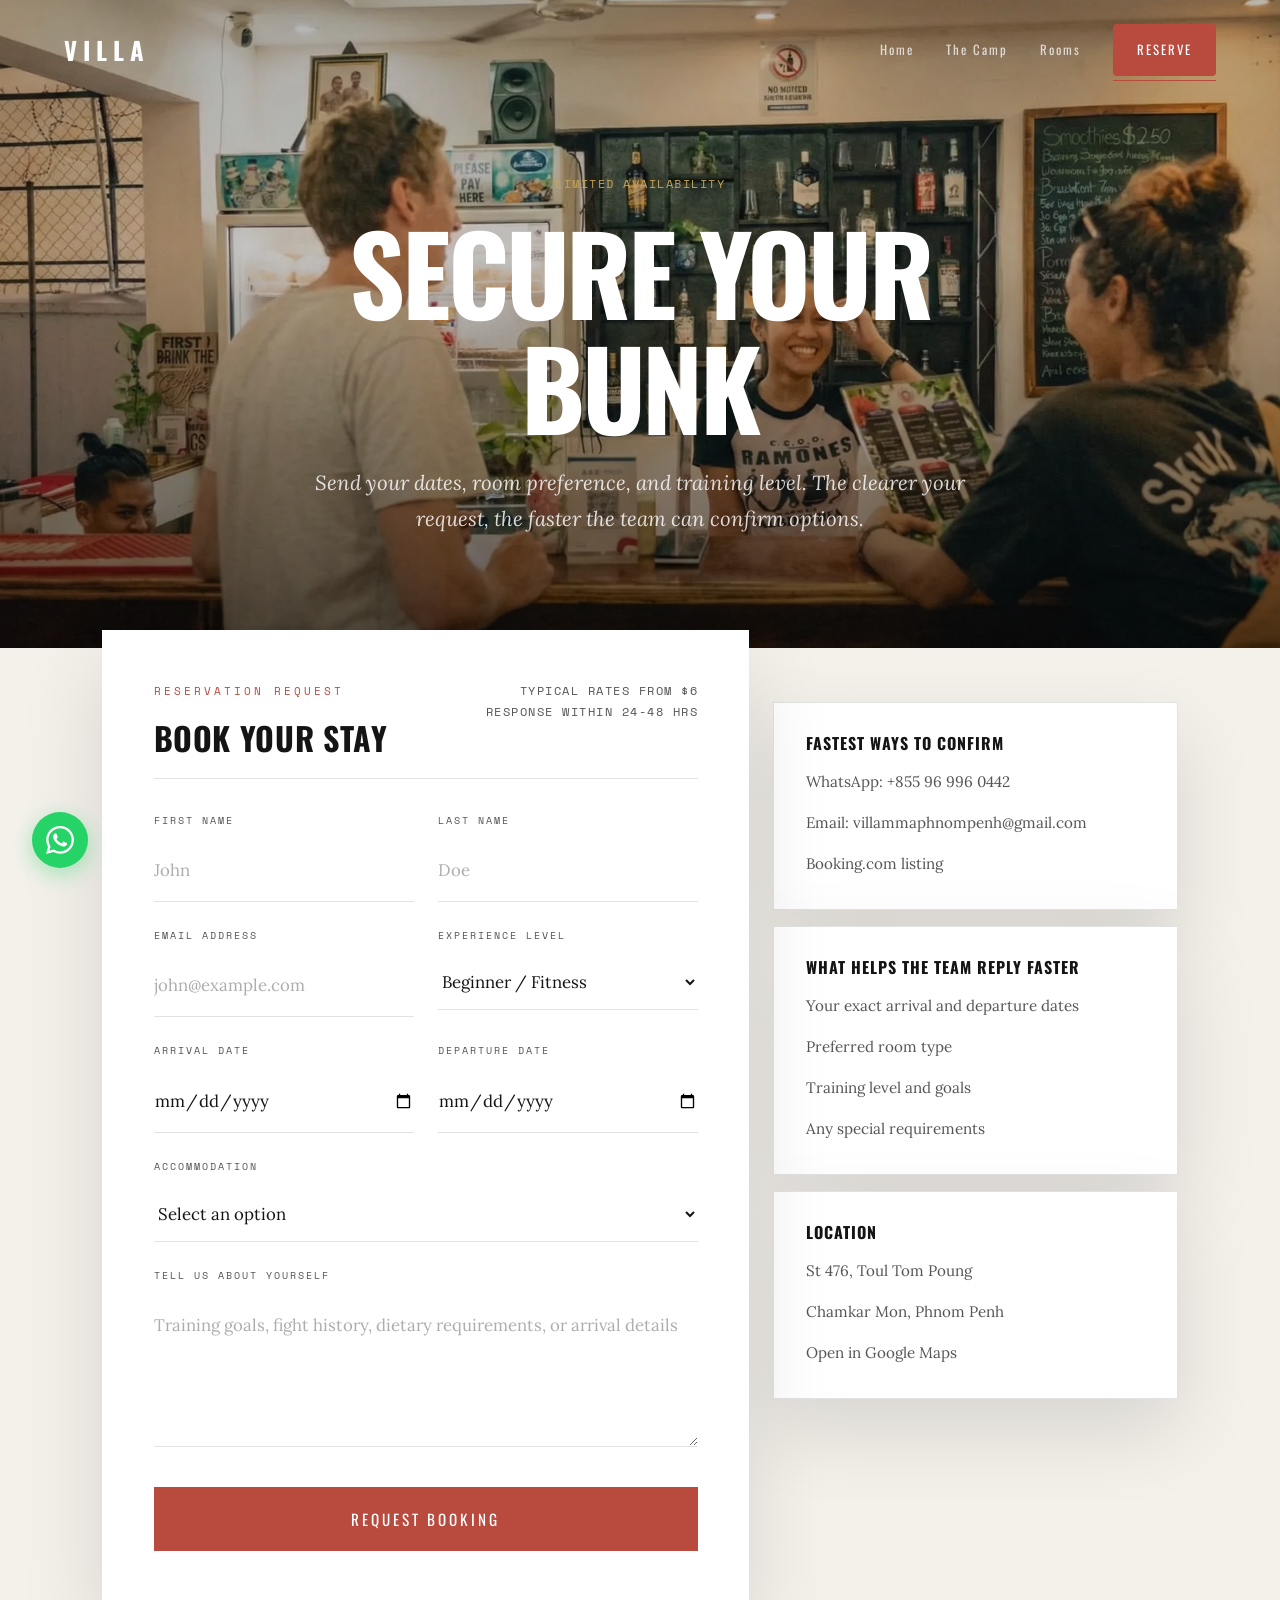
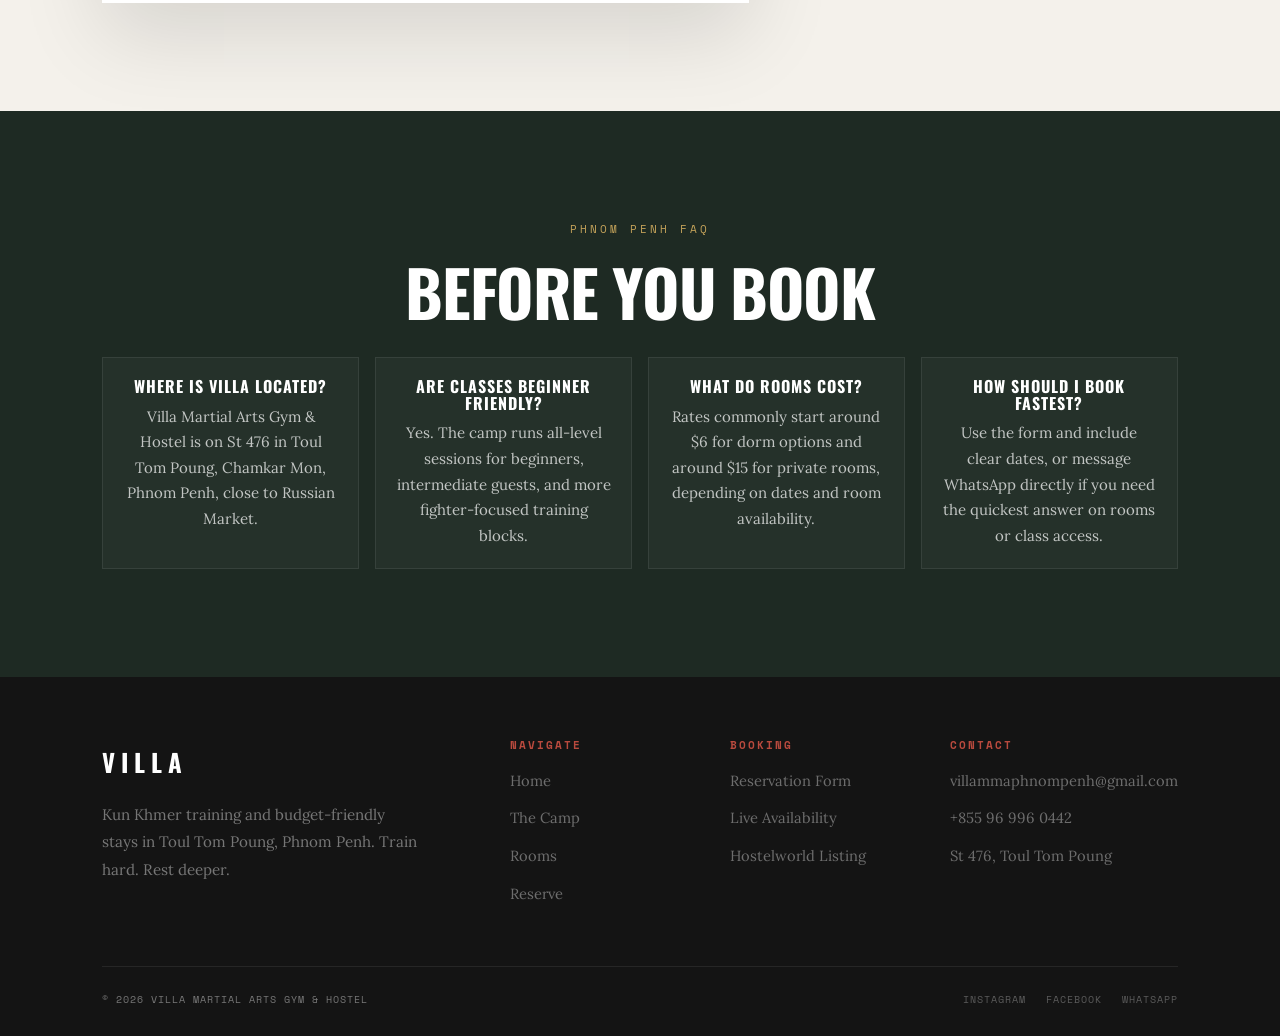
<file: reserve/index.html>
<!DOCTYPE html>
<html lang="en">
<head>
    <meta charset="UTF-8">
    <meta name="viewport" content="width=device-width, initial-scale=1.0">
    <title>Book Training & Hostel Stay in Phnom Penh | Villa Martial Arts</title>
    <meta name="description" content="Reserve your room and training stay at Villa Martial Arts Gym & Hostel in Phnom Penh. Submit dates, room preference, and training goals for a faster booking response.">
    <meta name="robots" content="index, follow, max-image-preview:large, max-snippet:-1, max-video-preview:-1">
    <link rel="canonical" href="https://villamartialarts.vercel.app/reserve/">
    <link rel="icon" href="/favicon.svg" type="image/svg+xml">
    <meta property="og:type" content="website">
    <meta property="og:site_name" content="Villa Martial Arts Gym & Hostel">
    <meta property="og:url" content="https://villamartialarts.vercel.app/reserve/">
    <meta property="og:title" content="Book Training & Hostel Stay in Phnom Penh | Villa Martial Arts">
    <meta property="og:description" content="Submit a booking request for rooms and training at Villa Martial Arts Gym & Hostel in Toul Tom Poung.">
    <meta property="og:image" content="https://villamartialarts.vercel.app/staffatbar.webp">
    <meta property="og:image:width" content="2400">
    <meta property="og:image:height" content="1792">
    <meta property="og:image:alt" content="Villa Martial Arts booking and amenities area">
    <meta name="twitter:card" content="summary_large_image">
    <meta name="twitter:title" content="Reserve Villa Martial Arts | Phnom Penh">
    <meta name="twitter:description" content="Book your stay and include training goals, dates, and room type.">
    <meta name="twitter:image" content="https://villamartialarts.vercel.app/staffatbar.webp">
    <meta name="theme-color" content="#141414">
    <link rel="preconnect" href="https://fonts.googleapis.com">
    <link rel="preconnect" href="https://fonts.gstatic.com" crossorigin>
    <link rel="preload" as="style" href="https://fonts.googleapis.com/css2?family=Lora:ital,wght@0,400;0,500;1,400&family=Oswald:wght@300;400;500;700&family=Space+Mono&display=swap">
    <link rel="stylesheet" href="https://fonts.googleapis.com/css2?family=Lora:ital,wght@0,400;0,500;1,400&family=Oswald:wght@300;400;500;700&family=Space+Mono&display=swap" media="print" onload="this.media='all'">
    <noscript><link rel="stylesheet" href="https://fonts.googleapis.com/css2?family=Lora:ital,wght@0,400;0,500;1,400&family=Oswald:wght@300;400;500;700&family=Space+Mono&display=swap"></noscript>
    <link rel="stylesheet" href="/assets/site.20260306.css">
    <script type="application/ld+json">
    {
      "@context": "https://schema.org",
      "@graph": [
        {
          "@type": "ContactPage",
          "@id": "https://villamartialarts.vercel.app/reserve/#webpage",
          "url": "https://villamartialarts.vercel.app/reserve/",
          "name": "Book Training & Hostel Stay in Phnom Penh"
        },
        {
          "@type": "FAQPage",
          "@id": "https://villamartialarts.vercel.app/reserve/#faq",
          "mainEntity": [
            {
              "@type": "Question",
              "name": "Where is Villa Martial Arts Gym & Hostel located?",
              "acceptedAnswer": {
                "@type": "Answer",
                "text": "Villa Martial Arts Gym & Hostel is on St 476 in Toul Tom Poung, Chamkar Mon, Phnom Penh, Cambodia."
              }
            },
            {
              "@type": "Question",
              "name": "Are Kun Khmer classes beginner friendly?",
              "acceptedAnswer": {
                "@type": "Answer",
                "text": "Yes. The camp runs all-level sessions for beginners, intermediate guests, and fighter-focused training blocks."
              }
            },
            {
              "@type": "Question",
              "name": "How much does a stay cost?",
              "acceptedAnswer": {
                "@type": "Answer",
                "text": "Rates commonly start around 6 USD for dorm options and around 15 USD for private rooms, depending on dates and availability."
              }
            }
          ]
        },
        {
          "@type": "BreadcrumbList",
          "@id": "https://villamartialarts.vercel.app/reserve/#breadcrumb",
          "itemListElement": [
            {
              "@type": "ListItem",
              "position": 1,
              "name": "Home",
              "item": "https://villamartialarts.vercel.app/"
            },
            {
              "@type": "ListItem",
              "position": 2,
              "name": "Reserve",
              "item": "https://villamartialarts.vercel.app/reserve/"
            }
          ]
        }
      ]
    }
    </script>
</head>
<body data-page="reserve">
    <a class="skip-nav" href="#main-content">Skip to content</a>

    <nav id="navbar">
        <a class="logo" href="/">VILLA</a>
        <div class="nav-links">
            <a href="/">Home</a>
            <a href="/camp/">The Camp</a>
            <a href="/rooms/">Rooms</a>
            <a class="btn-nav active-link" aria-current="page" href="/reserve/">Reserve</a>
        </div>
        <button class="hamburger" id="hamburger" aria-label="Toggle menu" aria-expanded="false">
            <span></span><span></span><span></span>
        </button>
    </nav>

    <div class="mobile-menu" id="mobileMenu">
        <a href="/">Home</a>
        <a href="/camp/">The Camp</a>
        <a href="/rooms/">Rooms</a>
        <a href="/reserve/">Reserve</a>
    </div>

    <main class="page-main" id="main-content">
        <header class="hero hero-sub">
            <div class="hero-media">
                <img src="/staffatbar.webp" alt="Villa Martial Arts booking and support area" width="2400" height="1792" fetchpriority="high">
            </div>
            <div class="hero-overlay"></div>
            <div class="hero-content">
                <p class="mono eyebrow reveal">Limited Availability</p>
                <h1 class="reveal d1">Secure Your<br>Bunk</h1>
                <p class="subtitle reveal d2">Send your dates, room preference, and training level. The clearer your request, the faster the team can confirm options.</p>
            </div>
        </header>

        <section class="section bg-linen booking-section defer-section">
            <div class="booking-layout">
                <div class="booking-container reveal">
                    <div class="booking-header">
                        <div>
                            <span class="section-label">Reservation Request</span>
                            <h2>Book your stay</h2>
                        </div>
                        <div class="mono" style="text-align:right;">
                            Typical rates from $6<br>
                            Response within 24-48 hrs
                        </div>
                    </div>

                    <form action="https://formsubmit.co/villammaphnompenh@gmail.com" method="POST" id="bookingForm">
                        <input type="hidden" name="_subject" value="New Booking Request - Villa Martial Arts">
                        <input type="hidden" name="_captcha" value="false">
                        <input type="hidden" name="_next" value="https://villamartialarts.vercel.app/reserve/?submitted=1">
                        <input type="text" name="_honey" style="display:none">

                        <div class="form-row">
                            <div class="form-group">
                                <label for="firstName">First Name</label>
                                <input type="text" name="first_name" id="firstName" autocomplete="given-name" required placeholder="John">
                            </div>
                            <div class="form-group">
                                <label for="lastName">Last Name</label>
                                <input type="text" name="last_name" id="lastName" autocomplete="family-name" required placeholder="Doe">
                            </div>
                        </div>

                        <div class="form-row">
                            <div class="form-group">
                                <label for="email">Email Address</label>
                                <input type="email" name="email" id="email" autocomplete="email" inputmode="email" required placeholder="john@example.com">
                            </div>
                            <div class="form-group">
                                <label for="experience">Experience Level</label>
                                <select name="experience" id="experience">
                                    <option>Beginner / Fitness</option>
                                    <option>Intermediate / Amateur</option>
                                    <option>Professional Fighter</option>
                                    <option>Accommodation Only</option>
                                </select>
                            </div>
                        </div>

                        <div class="form-row">
                            <div class="form-group">
                                <label for="arrival">Arrival Date</label>
                                <input type="date" name="arrival" id="arrival" required>
                            </div>
                            <div class="form-group">
                                <label for="departure">Departure Date</label>
                                <input type="date" name="departure" id="departure" required>
                            </div>
                        </div>

                        <div class="form-row">
                            <div class="form-group full">
                                <label for="accommodation">Accommodation</label>
                                <select name="accommodation" id="accommodation" required>
                                    <option value="" disabled selected>Select an option</option>
                                    <option>The Fighter's Bunk - from $6/night</option>
                                    <option>Concrete Suite - from $15/night</option>
                                    <option>Pavilion Triple - from $16/night</option>
                                </select>
                            </div>
                        </div>

                        <div class="form-row">
                            <div class="form-group full">
                                <label for="message">Tell Us About Yourself</label>
                                <textarea name="message" id="message" rows="4" placeholder="Training goals, fight history, dietary requirements, or arrival details"></textarea>
                            </div>
                        </div>

                        <button type="submit" class="btn-submit">Request Booking</button>
                    </form>

                    <div id="confirmationMsg" hidden>
                        <span class="section-label">Request Received</span>
                        <h2 style="margin-bottom:1rem;">We got your booking request</h2>
                        <p style="color: var(--text-light);">The team will respond within 48 hours. If you need a faster answer, message WhatsApp directly.</p>
                        <div class="button-row" style="justify-content:flex-start;">
                            <a class="btn-primary" href="https://wa.me/855969960442" target="_blank" rel="noopener noreferrer">WhatsApp Villa</a>
                            <a class="btn-secondary dark" href="/camp/">Review training schedule</a>
                        </div>
                    </div>
                </div>

                <div>
                    <aside class="contact-card reveal d1">
                        <h3>Fastest ways to confirm</h3>
                        <div class="contact-list">
                            <a href="https://wa.me/855969960442" target="_blank" rel="noopener noreferrer">WhatsApp: +855 96 996 0442</a>
                            <a href="mailto:villammaphnompenh@gmail.com">Email: villammaphnompenh@gmail.com</a>
                            <a href="https://www.booking.com/hotel/kh/villa-martial-arts.html" target="_blank" rel="noopener noreferrer">Booking.com listing</a>
                        </div>
                    </aside>

                    <aside class="contact-card reveal d2">
                        <h3>What helps the team reply faster</h3>
                        <div class="contact-list">
                            <span>Your exact arrival and departure dates</span>
                            <span>Preferred room type</span>
                            <span>Training level and goals</span>
                            <span>Any special requirements</span>
                        </div>
                    </aside>

                    <aside class="contact-card reveal d3">
                        <h3>Location</h3>
                        <div class="contact-list">
                            <span>St 476, Toul Tom Poung</span>
                            <span>Chamkar Mon, Phnom Penh</span>
                            <a href="https://maps.google.com/?q=St+476+Phnom+Penh+Cambodia" target="_blank" rel="noopener noreferrer">Open in Google Maps</a>
                        </div>
                    </aside>
                </div>
            </div>
        </section>

        <section class="section bg-dark text-center defer-section">
            <span class="section-label reveal" style="color: var(--gold);">Phnom Penh FAQ</span>
            <h2 class="section-title reveal d1">Before You Book</h2>
            <div class="faq-grid">
                <article class="faq-item reveal d1">
                    <h3>Where is Villa located?</h3>
                    <p>Villa Martial Arts Gym &amp; Hostel is on St 476 in Toul Tom Poung, Chamkar Mon, Phnom Penh, close to Russian Market.</p>
                </article>
                <article class="faq-item reveal d2">
                    <h3>Are classes beginner friendly?</h3>
                    <p>Yes. The camp runs all-level sessions for beginners, intermediate guests, and more fighter-focused training blocks.</p>
                </article>
                <article class="faq-item reveal d3">
                    <h3>What do rooms cost?</h3>
                    <p>Rates commonly start around $6 for dorm options and around $15 for private rooms, depending on dates and room availability.</p>
                </article>
                <article class="faq-item reveal d4">
                    <h3>How should I book fastest?</h3>
                    <p>Use the form and include clear dates, or message WhatsApp directly if you need the quickest answer on rooms or class access.</p>
                </article>
            </div>
        </section>
    </main>

    <a class="whatsapp-float" href="https://wa.me/855969960442" target="_blank" rel="noopener noreferrer" aria-label="Chat on WhatsApp">
        <svg viewBox="0 0 24 24" xmlns="http://www.w3.org/2000/svg"><path d="M17.472 14.382c-.297-.149-1.758-.867-2.03-.967-.273-.099-.471-.148-.67.15-.197.297-.767.966-.94 1.164-.173.199-.347.223-.644.075-.297-.15-1.255-.463-2.39-1.475-.883-.788-1.48-1.761-1.653-2.059-.173-.297-.018-.458.13-.606.134-.133.298-.347.446-.52.149-.174.198-.298.298-.497.099-.198.05-.371-.025-.52-.075-.149-.669-1.612-.916-2.207-.242-.579-.487-.5-.669-.51-.173-.008-.371-.01-.57-.01-.198 0-.52.074-.792.372-.272.297-1.04 1.016-1.04 2.479 0 1.462 1.065 2.875 1.213 3.074.149.198 2.096 3.2 5.077 4.487.709.306 1.262.489 1.694.625.712.227 1.36.195 1.871.118.571-.085 1.758-.719 2.006-1.413.248-.694.248-1.289.173-1.413-.074-.124-.272-.198-.57-.347m-5.421 7.403h-.004a9.87 9.87 0 01-5.031-1.378l-.361-.214-3.741.982.998-3.648-.235-.374a9.86 9.86 0 01-1.51-5.26c.001-5.45 4.436-9.884 9.888-9.884 2.64 0 5.122 1.03 6.988 2.898a9.825 9.825 0 012.893 6.994c-.003 5.45-4.437 9.884-9.885 9.884m8.413-18.297A11.815 11.815 0 0012.05 0C5.495 0 .16 5.335.157 11.892c0 2.096.547 4.142 1.588 5.945L.057 24l6.305-1.654a11.882 11.882 0 005.683 1.448h.005c6.554 0 11.89-5.335 11.893-11.893a11.821 11.821 0 00-3.48-8.413z"/></svg>
    </a>

    <button class="back-to-top" id="backToTop" type="button" aria-label="Back to top">&#8593;</button>

    <footer>
        <div class="footer-top">
            <div class="footer-brand">
                <span class="logo">VILLA</span>
                <p>Kun Khmer training and budget-friendly stays in Toul Tom Poung, Phnom Penh. Train hard. Rest deeper.</p>
            </div>
            <div class="footer-col">
                <h3>Navigate</h3>
                <a href="/">Home</a>
                <a href="/camp/">The Camp</a>
                <a href="/rooms/">Rooms</a>
                <a href="/reserve/">Reserve</a>
            </div>
            <div class="footer-col">
                <h3>Booking</h3>
                <a href="/reserve/">Reservation Form</a>
                <a href="https://www.booking.com/hotel/kh/villa-martial-arts.html" target="_blank" rel="noopener noreferrer">Live Availability</a>
                <a href="https://www.hostelworld.com/hostels/p/322300/villa-martial-arts-gym-and-hostel/" target="_blank" rel="noopener noreferrer">Hostelworld Listing</a>
            </div>
            <div class="footer-col">
                <h3>Contact</h3>
                <a href="mailto:villammaphnompenh@gmail.com">villammaphnompenh@gmail.com</a>
                <a href="tel:+855969960442">+855 96 996 0442</a>
                <a href="https://maps.google.com/?q=St+476+Phnom+Penh+Cambodia" target="_blank" rel="noopener noreferrer">St 476, Toul Tom Poung</a>
            </div>
        </div>
        <div class="footer-bottom">
            <span>&copy; 2026 Villa Martial Arts Gym &amp; Hostel</span>
            <div class="footer-social">
                <a href="https://www.instagram.com/villa_martial_arts/" target="_blank" rel="noopener noreferrer">Instagram</a>
                <a href="https://www.facebook.com/villamartialartsphnompenh/" target="_blank" rel="noopener noreferrer">Facebook</a>
                <a href="https://wa.me/855969960442" target="_blank" rel="noopener noreferrer">WhatsApp</a>
            </div>
        </div>
    </footer>

    <script src="/assets/site.20260306.js"></script>
</body>
</html>
</file>
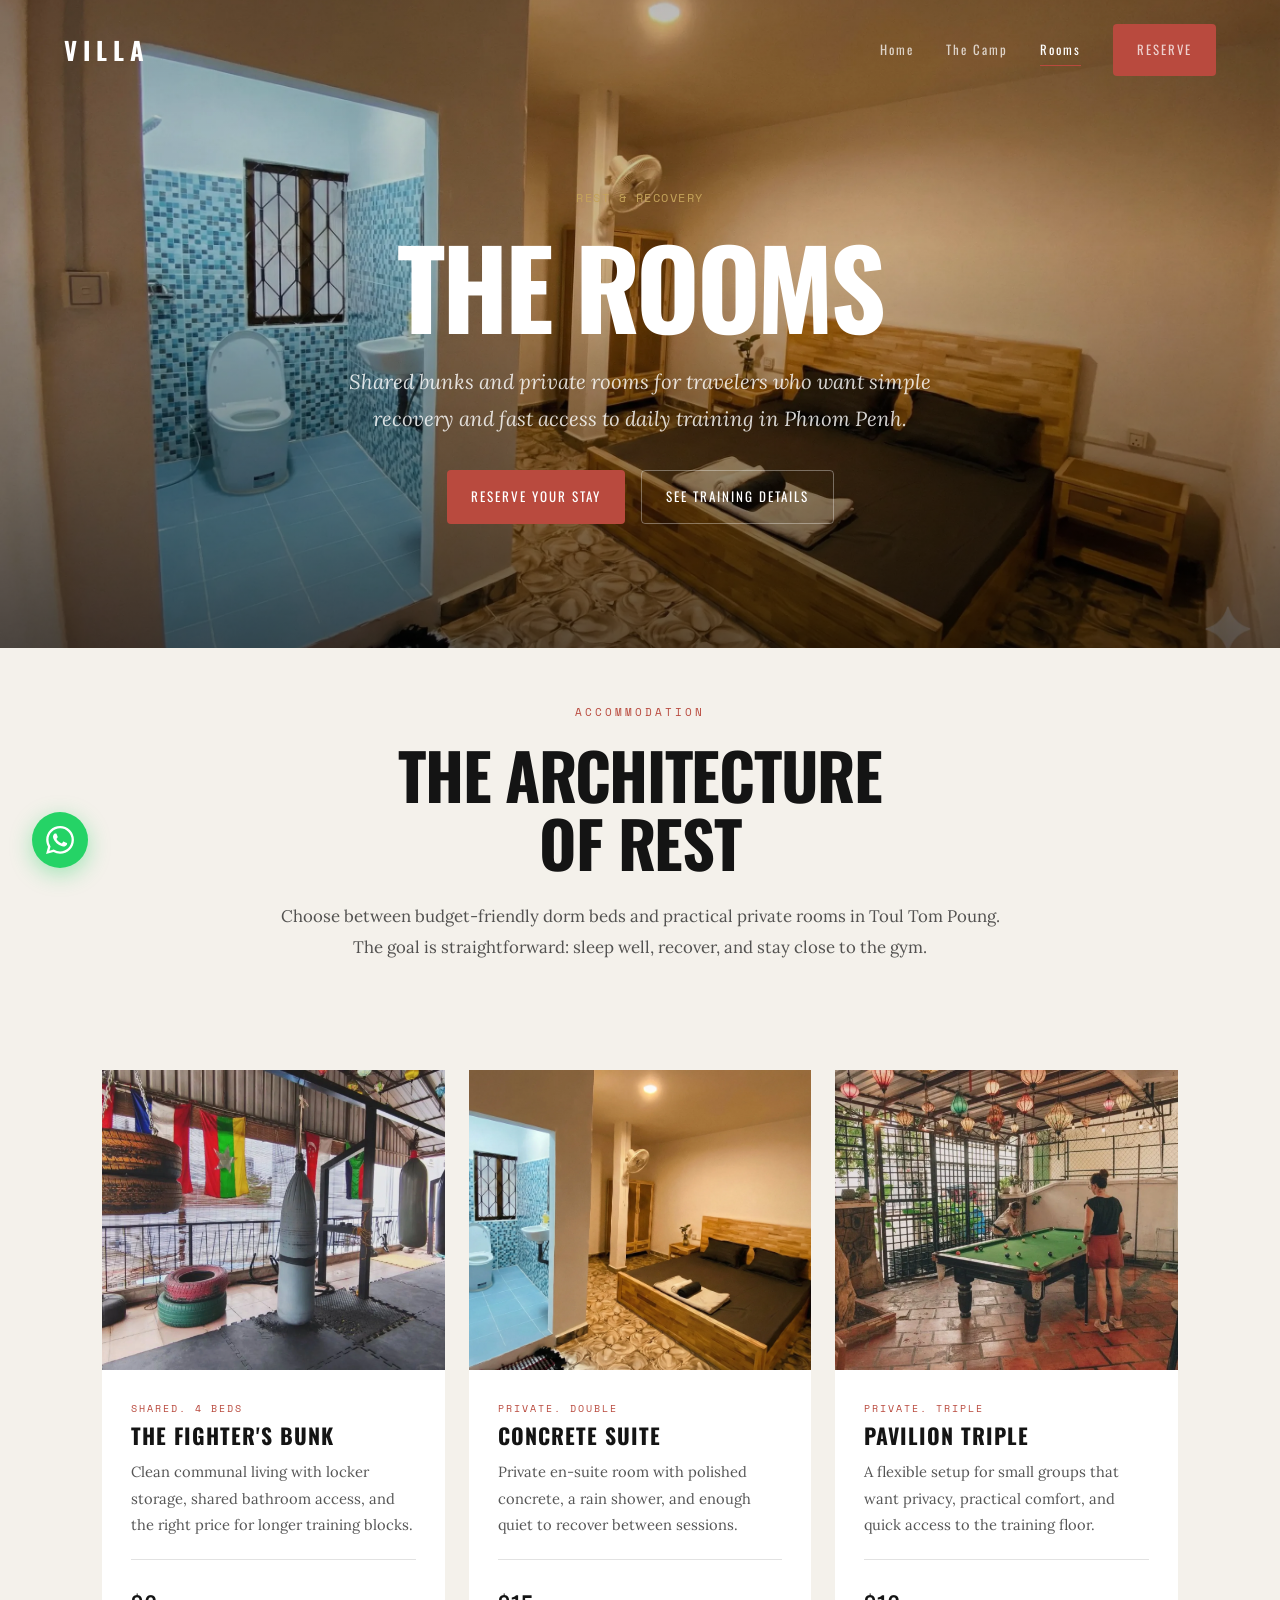
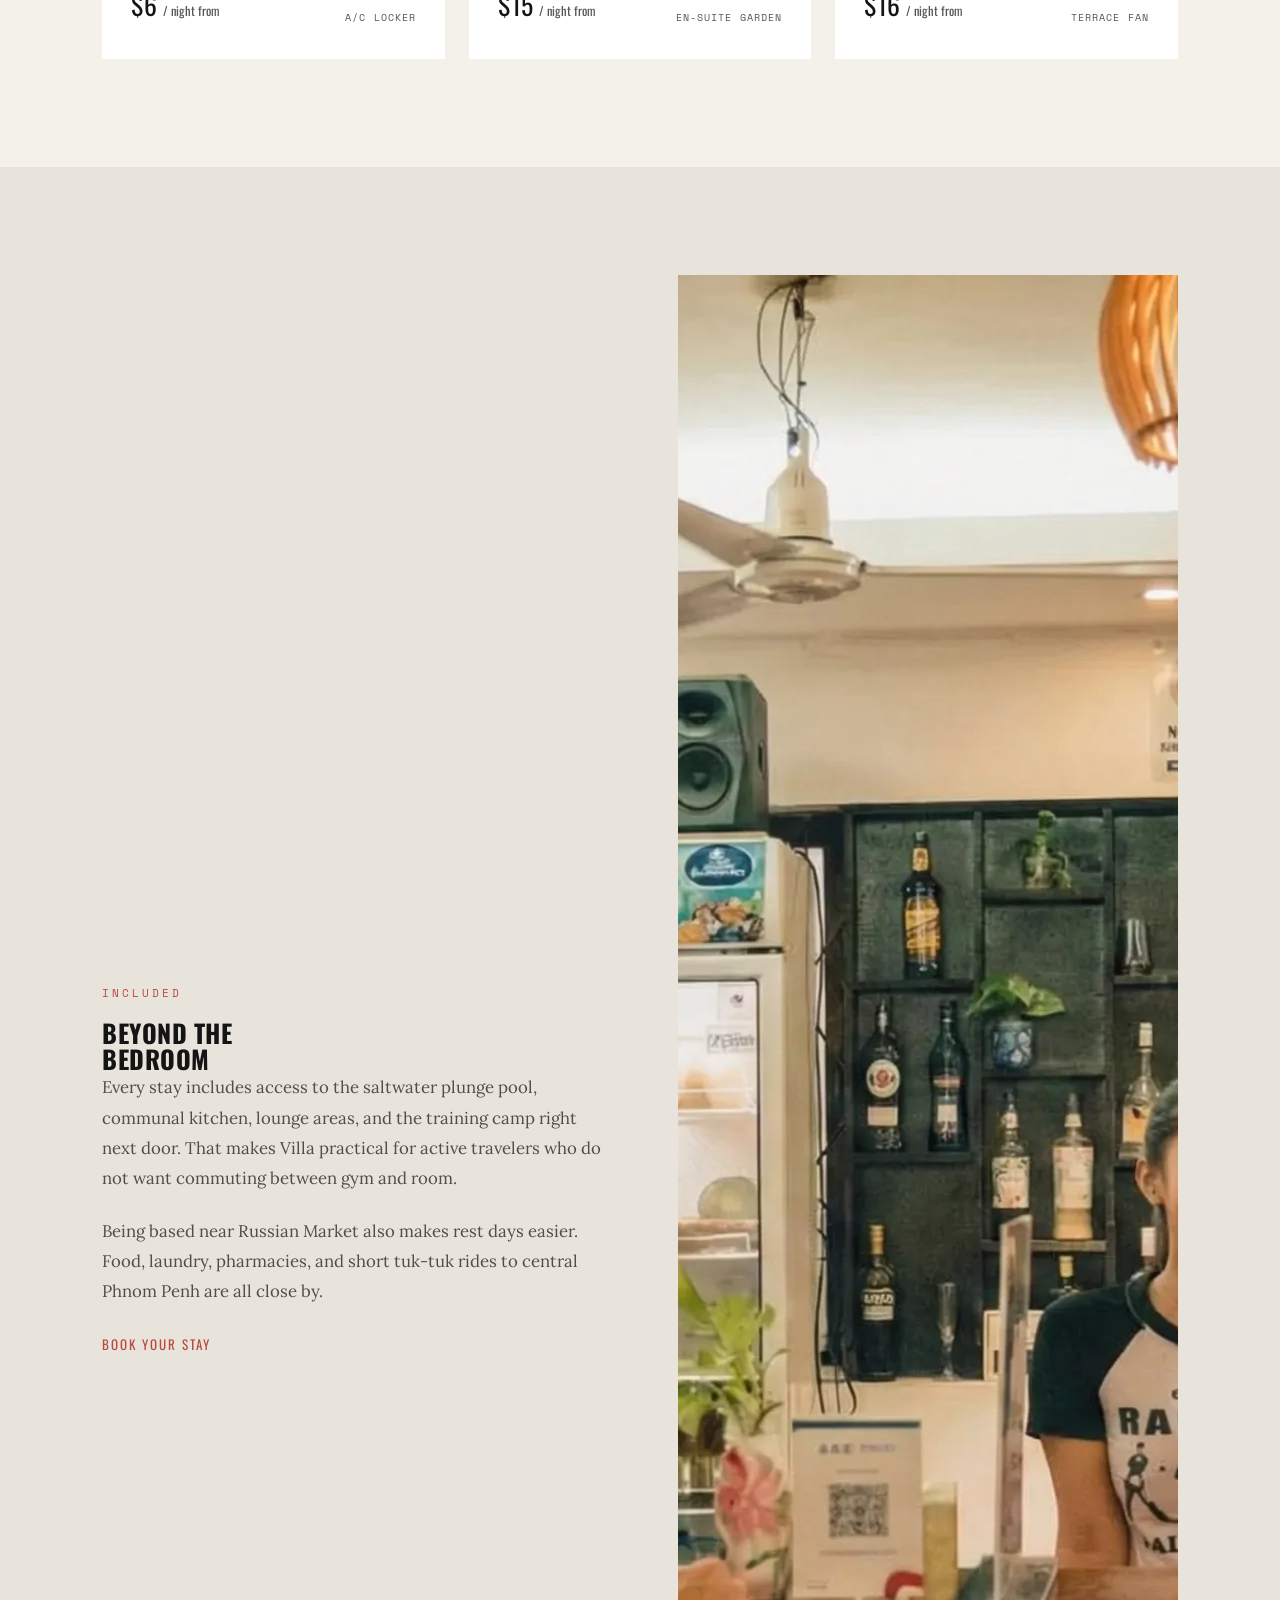
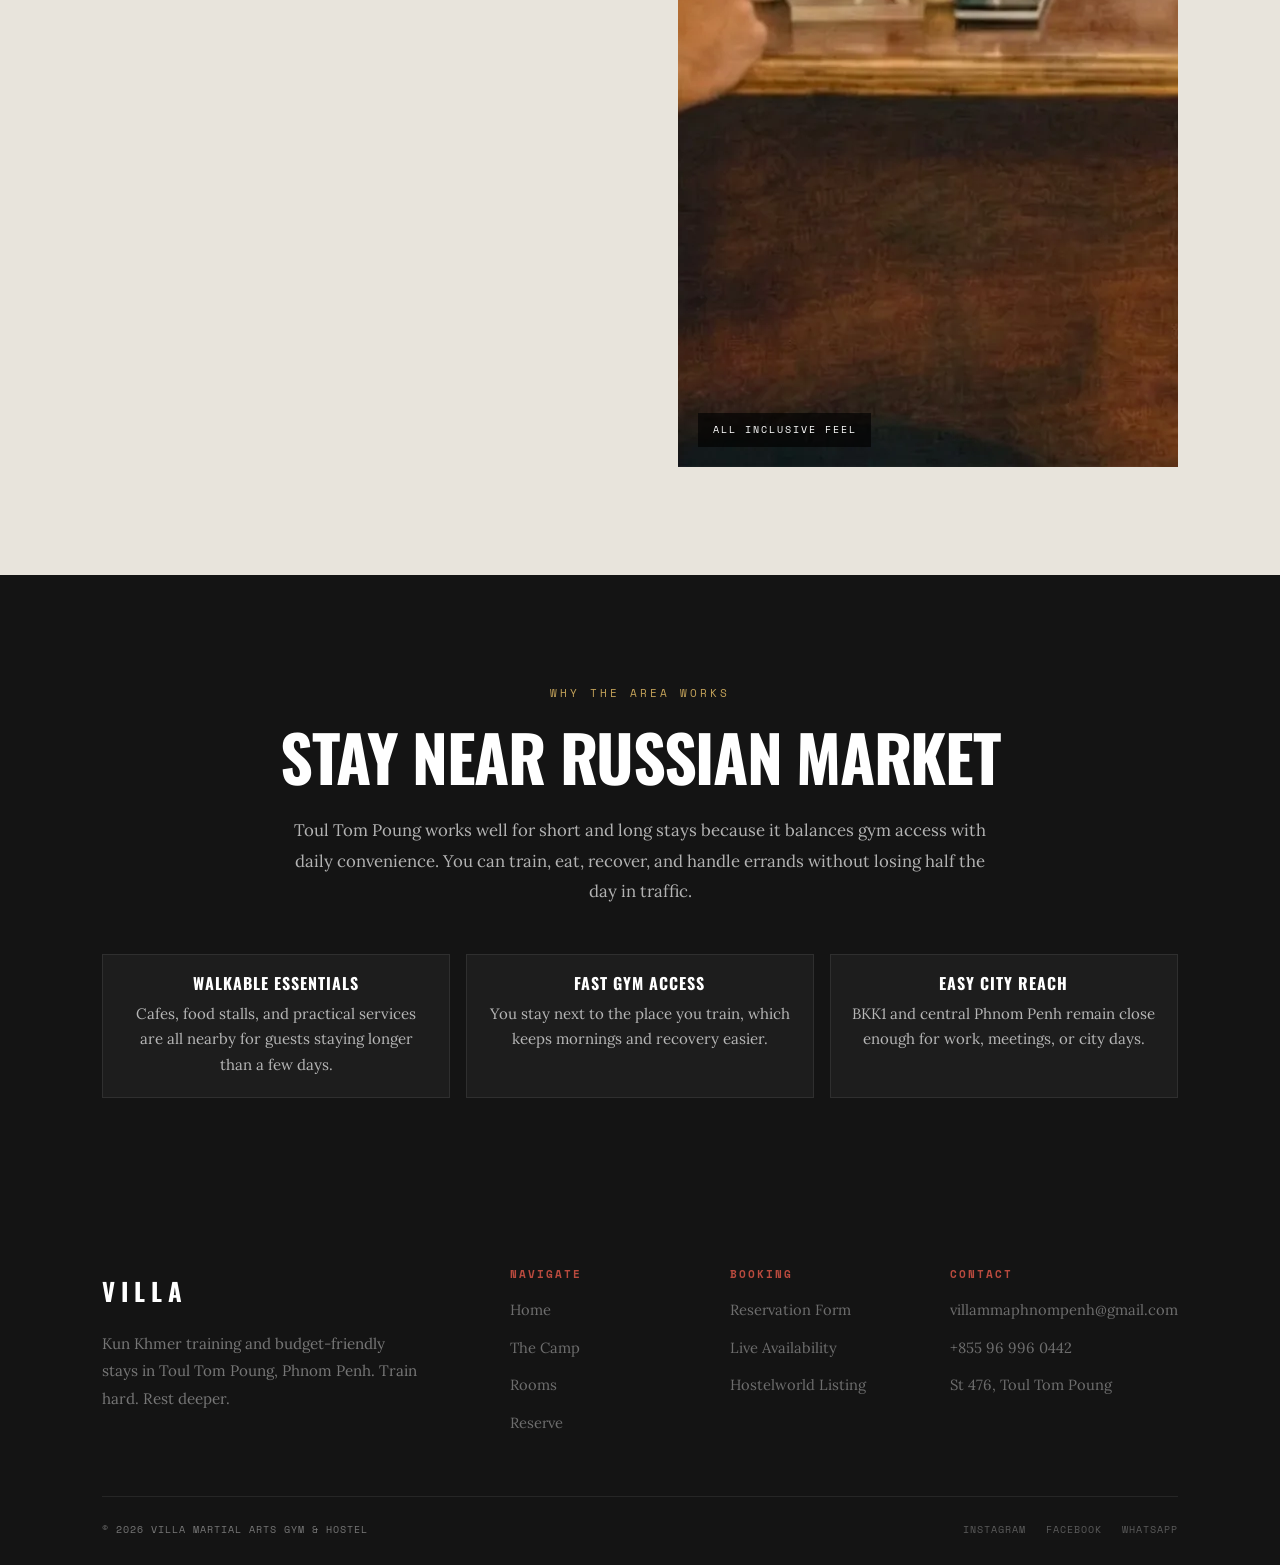
<file: rooms/index.html>
<!DOCTYPE html>
<html lang="en">
<head>
    <meta charset="UTF-8">
    <meta name="viewport" content="width=device-width, initial-scale=1.0">
    <title>Hostel Rooms Near Russian Market, Phnom Penh | Villa Martial Arts</title>
    <meta name="description" content="Compare shared bunks and private rooms at Villa Martial Arts Gym & Hostel in Toul Tom Poung, Phnom Penh. Stay close to training, Russian Market, and daily city essentials.">
    <meta name="robots" content="index, follow, max-image-preview:large, max-snippet:-1, max-video-preview:-1">
    <link rel="canonical" href="https://villamartialarts.vercel.app/rooms/">
    <link rel="icon" href="/favicon.svg" type="image/svg+xml">
    <meta property="og:type" content="website">
    <meta property="og:site_name" content="Villa Martial Arts Gym & Hostel">
    <meta property="og:url" content="https://villamartialarts.vercel.app/rooms/">
    <meta property="og:title" content="Hostel Rooms Near Russian Market, Phnom Penh | Villa Martial Arts">
    <meta property="og:description" content="Shared bunks and private rooms for travelers who want to train and stay in the same Phnom Penh location.">
    <meta property="og:image" content="https://villamartialarts.vercel.app/privateroomactually.webp">
    <meta property="og:image:width" content="2752">
    <meta property="og:image:height" content="1536">
    <meta property="og:image:alt" content="Private room at Villa Martial Arts Gym and Hostel">
    <meta name="twitter:card" content="summary_large_image">
    <meta name="twitter:title" content="Villa Martial Arts Rooms | Phnom Penh Hostel Stay">
    <meta name="twitter:description" content="Stay near the gym with shared and private room options in Toul Tom Poung.">
    <meta name="twitter:image" content="https://villamartialarts.vercel.app/privateroomactually.webp">
    <meta name="theme-color" content="#141414">
    <link rel="preconnect" href="https://fonts.googleapis.com">
    <link rel="preconnect" href="https://fonts.gstatic.com" crossorigin>
    <link rel="preload" as="style" href="https://fonts.googleapis.com/css2?family=Lora:ital,wght@0,400;0,500;1,400&family=Oswald:wght@300;400;500;700&family=Space+Mono&display=swap">
    <link rel="stylesheet" href="https://fonts.googleapis.com/css2?family=Lora:ital,wght@0,400;0,500;1,400&family=Oswald:wght@300;400;500;700&family=Space+Mono&display=swap" media="print" onload="this.media='all'">
    <noscript><link rel="stylesheet" href="https://fonts.googleapis.com/css2?family=Lora:ital,wght@0,400;0,500;1,400&family=Oswald:wght@300;400;500;700&family=Space+Mono&display=swap"></noscript>
    <link rel="stylesheet" href="/assets/site.20260306.css">
    <script type="application/ld+json">
    {
      "@context": "https://schema.org",
      "@graph": [
        {
          "@type": "Hostel",
          "@id": "https://villamartialarts.vercel.app/rooms/#hostel",
          "name": "Villa Martial Arts Gym & Hostel",
          "url": "https://villamartialarts.vercel.app/rooms/",
          "description": "Budget-friendly shared and private hostel rooms in Toul Tom Poung, Phnom Penh, next to Villa Martial Arts Gym.",
          "telephone": "+855969960442",
          "priceRange": "$6-$16",
          "image": [
            "https://villamartialarts.vercel.app/privateroomactually.webp",
            "https://villamartialarts.vercel.app/loungearea.webp"
          ],
          "address": {
            "@type": "PostalAddress",
            "streetAddress": "St 476",
            "addressLocality": "Toul Tom Poung",
            "addressRegion": "Chamkar Mon",
            "addressCountry": "KH"
          },
          "makesOffer": [
            {
              "@type": "Offer",
              "name": "Fighter's Bunk",
              "priceCurrency": "USD",
              "price": "6"
            },
            {
              "@type": "Offer",
              "name": "Concrete Suite",
              "priceCurrency": "USD",
              "price": "15"
            },
            {
              "@type": "Offer",
              "name": "Pavilion Triple",
              "priceCurrency": "USD",
              "price": "16"
            }
          ]
        },
        {
          "@type": "BreadcrumbList",
          "@id": "https://villamartialarts.vercel.app/rooms/#breadcrumb",
          "itemListElement": [
            {
              "@type": "ListItem",
              "position": 1,
              "name": "Home",
              "item": "https://villamartialarts.vercel.app/"
            },
            {
              "@type": "ListItem",
              "position": 2,
              "name": "Rooms",
              "item": "https://villamartialarts.vercel.app/rooms/"
            }
          ]
        }
      ]
    }
    </script>
</head>
<body data-page="rooms">
    <a class="skip-nav" href="#main-content">Skip to content</a>

    <nav id="navbar">
        <a class="logo" href="/">VILLA</a>
        <div class="nav-links">
            <a href="/">Home</a>
            <a href="/camp/">The Camp</a>
            <a class="active-link" aria-current="page" href="/rooms/">Rooms</a>
            <a class="btn-nav" href="/reserve/">Reserve</a>
        </div>
        <button class="hamburger" id="hamburger" aria-label="Toggle menu" aria-expanded="false">
            <span></span><span></span><span></span>
        </button>
    </nav>

    <div class="mobile-menu" id="mobileMenu">
        <a href="/">Home</a>
        <a href="/camp/">The Camp</a>
        <a href="/rooms/">Rooms</a>
        <a href="/reserve/">Reserve</a>
    </div>

    <main class="page-main" id="main-content">
        <header class="hero hero-sub">
            <div class="hero-media">
                <img src="/privateroomactually.webp" alt="Private room interior at Villa Martial Arts Gym and Hostel" width="2752" height="1536" fetchpriority="high">
            </div>
            <div class="hero-overlay"></div>
            <div class="hero-content">
                <p class="mono eyebrow reveal">Rest &amp; Recovery</p>
                <h1 class="reveal d1">The Rooms</h1>
                <p class="subtitle reveal d2">Shared bunks and private rooms for travelers who want simple recovery and fast access to daily training in Phnom Penh.</p>
                <div class="button-row reveal d3">
                    <a class="btn-primary" href="/reserve/">Reserve Your Stay</a>
                    <a class="btn-secondary" href="/camp/">See Training Details</a>
                </div>
            </div>
        </header>

        <section class="section bg-linen text-center defer-section">
            <span class="section-label reveal">Accommodation</span>
            <h2 class="section-title reveal d1">The Architecture<br>of Rest</h2>
            <p class="section-intro reveal d2">Choose between budget-friendly dorm beds and practical private rooms in Toul Tom Poung. The goal is straightforward: sleep well, recover, and stay close to the gym.</p>
        </section>

        <section class="section bg-linen defer-section" style="padding-top:0;">
            <div class="rooms-grid">
                <a class="room-card reveal d1" href="/reserve/">
                    <div class="room-card-img-wrap">
                        <img class="room-card-img" src="/boxinggymbag.webp" alt="Fighter's bunk room option at Villa Martial Arts" width="1440" height="1080" loading="lazy" decoding="async">
                    </div>
                    <div class="room-card-body">
                        <div class="room-card-type">Shared. 4 beds</div>
                        <h2 class="room-card-name">The Fighter's Bunk</h2>
                        <p class="room-card-desc">Clean communal living with locker storage, shared bathroom access, and the right price for longer training blocks.</p>
                        <div class="room-card-footer">
                            <div class="room-price">$6 <span>/ night from</span></div>
                            <div class="room-features">
                                <span class="room-feat">A/C</span>
                                <span class="room-feat">Locker</span>
                            </div>
                        </div>
                    </div>
                </a>

                <a class="room-card reveal d2" href="/reserve/">
                    <div class="room-card-img-wrap">
                        <img class="room-card-img" src="/privateroomactually.webp" alt="Concrete Suite private room at Villa" width="2752" height="1536" loading="lazy" decoding="async">
                    </div>
                    <div class="room-card-body">
                        <div class="room-card-type">Private. Double</div>
                        <h2 class="room-card-name">Concrete Suite</h2>
                        <p class="room-card-desc">Private en-suite room with polished concrete, a rain shower, and enough quiet to recover between sessions.</p>
                        <div class="room-card-footer">
                            <div class="room-price">$15 <span>/ night from</span></div>
                            <div class="room-features">
                                <span class="room-feat">En-suite</span>
                                <span class="room-feat">Garden</span>
                            </div>
                        </div>
                    </div>
                </a>

                <a class="room-card reveal d3" href="/reserve/">
                    <div class="room-card-img-wrap">
                        <img class="room-card-img" src="/loungearea.webp" alt="Pavilion Triple room ambience and lounge area" width="1440" height="1080" loading="lazy" decoding="async">
                    </div>
                    <div class="room-card-body">
                        <div class="room-card-type">Private. Triple</div>
                        <h2 class="room-card-name">Pavilion Triple</h2>
                        <p class="room-card-desc">A flexible setup for small groups that want privacy, practical comfort, and quick access to the training floor.</p>
                        <div class="room-card-footer">
                            <div class="room-price">$16 <span>/ night from</span></div>
                            <div class="room-features">
                                <span class="room-feat">Terrace</span>
                                <span class="room-feat">Fan</span>
                            </div>
                        </div>
                    </div>
                </a>
            </div>
        </section>

        <section class="section bg-linen-dark defer-section">
            <div class="split">
                <div class="split-text reveal-left">
                    <span class="label">Included</span>
                    <h2>Beyond the<br>Bedroom</h2>
                    <p>Every stay includes access to the saltwater plunge pool, communal kitchen, lounge areas, and the training camp right next door. That makes Villa practical for active travelers who do not want commuting between gym and room.</p>
                    <p>Being based near Russian Market also makes rest days easier. Food, laundry, pharmacies, and short tuk-tuk rides to central Phnom Penh are all close by.</p>
                    <a class="text-link" href="/reserve/">Book your stay</a>
                </div>
                <div class="split-media reveal-right d2">
                    <img src="/staffatbar.webp" alt="Villa amenities area with bar and staff" width="2400" height="1792" loading="lazy" decoding="async">
                    <div class="img-badge">All Inclusive Feel</div>
                </div>
            </div>
        </section>

        <section class="section bg-charcoal text-center defer-section">
            <span class="section-label reveal" style="color: var(--gold);">Why the Area Works</span>
            <h2 class="section-title reveal d1">Stay Near Russian Market</h2>
            <p class="section-intro reveal d2" style="color: rgba(255,255,255,0.68);">Toul Tom Poung works well for short and long stays because it balances gym access with daily convenience. You can train, eat, recover, and handle errands without losing half the day in traffic.</p>
            <div class="quick-grid">
                <article class="quick-card reveal d1" style="background: rgba(255,255,255,0.04); border-color: rgba(255,255,255,0.08);">
                    <h3 style="color:white;">Walkable Essentials</h3>
                    <p style="color:rgba(255,255,255,0.68);">Cafes, food stalls, and practical services are all nearby for guests staying longer than a few days.</p>
                </article>
                <article class="quick-card reveal d2" style="background: rgba(255,255,255,0.04); border-color: rgba(255,255,255,0.08);">
                    <h3 style="color:white;">Fast Gym Access</h3>
                    <p style="color:rgba(255,255,255,0.68);">You stay next to the place you train, which keeps mornings and recovery easier.</p>
                </article>
                <article class="quick-card reveal d3" style="background: rgba(255,255,255,0.04); border-color: rgba(255,255,255,0.08);">
                    <h3 style="color:white;">Easy City Reach</h3>
                    <p style="color:rgba(255,255,255,0.68);">BKK1 and central Phnom Penh remain close enough for work, meetings, or city days.</p>
                </article>
            </div>
        </section>
    </main>

    <div class="mobile-book-bar" id="mobileBookBar">
        <div class="mobile-book-bar-text"><strong>From $6/night</strong> near the gym</div>
        <a class="mobile-book-bar-btn" href="/reserve/">Book now</a>
    </div>

    <a class="whatsapp-float" href="https://wa.me/855969960442" target="_blank" rel="noopener noreferrer" aria-label="Chat on WhatsApp">
        <svg viewBox="0 0 24 24" xmlns="http://www.w3.org/2000/svg"><path d="M17.472 14.382c-.297-.149-1.758-.867-2.03-.967-.273-.099-.471-.148-.67.15-.197.297-.767.966-.94 1.164-.173.199-.347.223-.644.075-.297-.15-1.255-.463-2.39-1.475-.883-.788-1.48-1.761-1.653-2.059-.173-.297-.018-.458.13-.606.134-.133.298-.347.446-.52.149-.174.198-.298.298-.497.099-.198.05-.371-.025-.52-.075-.149-.669-1.612-.916-2.207-.242-.579-.487-.5-.669-.51-.173-.008-.371-.01-.57-.01-.198 0-.52.074-.792.372-.272.297-1.04 1.016-1.04 2.479 0 1.462 1.065 2.875 1.213 3.074.149.198 2.096 3.2 5.077 4.487.709.306 1.262.489 1.694.625.712.227 1.36.195 1.871.118.571-.085 1.758-.719 2.006-1.413.248-.694.248-1.289.173-1.413-.074-.124-.272-.198-.57-.347m-5.421 7.403h-.004a9.87 9.87 0 01-5.031-1.378l-.361-.214-3.741.982.998-3.648-.235-.374a9.86 9.86 0 01-1.51-5.26c.001-5.45 4.436-9.884 9.888-9.884 2.64 0 5.122 1.03 6.988 2.898a9.825 9.825 0 012.893 6.994c-.003 5.45-4.437 9.884-9.885 9.884m8.413-18.297A11.815 11.815 0 0012.05 0C5.495 0 .16 5.335.157 11.892c0 2.096.547 4.142 1.588 5.945L.057 24l6.305-1.654a11.882 11.882 0 005.683 1.448h.005c6.554 0 11.89-5.335 11.893-11.893a11.821 11.821 0 00-3.48-8.413z"/></svg>
    </a>

    <button class="back-to-top" id="backToTop" type="button" aria-label="Back to top">&#8593;</button>

    <footer>
        <div class="footer-top">
            <div class="footer-brand">
                <span class="logo">VILLA</span>
                <p>Kun Khmer training and budget-friendly stays in Toul Tom Poung, Phnom Penh. Train hard. Rest deeper.</p>
            </div>
            <div class="footer-col">
                <h3>Navigate</h3>
                <a href="/">Home</a>
                <a href="/camp/">The Camp</a>
                <a href="/rooms/">Rooms</a>
                <a href="/reserve/">Reserve</a>
            </div>
            <div class="footer-col">
                <h3>Booking</h3>
                <a href="/reserve/">Reservation Form</a>
                <a href="https://www.booking.com/hotel/kh/villa-martial-arts.html" target="_blank" rel="noopener noreferrer">Live Availability</a>
                <a href="https://www.hostelworld.com/hostels/p/322300/villa-martial-arts-gym-and-hostel/" target="_blank" rel="noopener noreferrer">Hostelworld Listing</a>
            </div>
            <div class="footer-col">
                <h3>Contact</h3>
                <a href="mailto:villammaphnompenh@gmail.com">villammaphnompenh@gmail.com</a>
                <a href="tel:+855969960442">+855 96 996 0442</a>
                <a href="https://maps.google.com/?q=St+476+Phnom+Penh+Cambodia" target="_blank" rel="noopener noreferrer">St 476, Toul Tom Poung</a>
            </div>
        </div>
        <div class="footer-bottom">
            <span>&copy; 2026 Villa Martial Arts Gym &amp; Hostel</span>
            <div class="footer-social">
                <a href="https://www.instagram.com/villa_martial_arts/" target="_blank" rel="noopener noreferrer">Instagram</a>
                <a href="https://www.facebook.com/villamartialartsphnompenh/" target="_blank" rel="noopener noreferrer">Facebook</a>
                <a href="https://wa.me/855969960442" target="_blank" rel="noopener noreferrer">WhatsApp</a>
            </div>
        </div>
    </footer>

    <script src="/assets/site.20260306.js"></script>
</body>
</html>
</file>
<file: assets/site.20260306.css>
:root {
    --jungle: #1e2a23;
    --jungle-mid: #2b3a32;
    --linen: #f4f1eb;
    --linen-dark: #e8e4dc;
    --clay: #b94a3e;
    --clay-dark: #9c3c32;
    --gold: #c4a35a;
    --charcoal: #141414;
    --charcoal-soft: #1f1f1f;
    --text-light: rgba(20, 20, 20, 0.72);
    --text-muted: rgba(255, 255, 255, 0.62);
    --border: rgba(20, 20, 20, 0.12);
    --radius: 4px;
    --shadow: 0 32px 80px rgba(0, 0, 0, 0.12);
}

* {
    box-sizing: border-box;
    margin: 0;
    padding: 0;
}

html {
    scroll-behavior: smooth;
}

body {
    background: var(--charcoal);
    color: var(--charcoal);
    font-family: "Lora", serif;
    font-size: 1.05rem;
    line-height: 1.8;
    overflow-x: hidden;
    -webkit-font-smoothing: antialiased;
}

body.menu-open {
    overflow: hidden;
}

img {
    max-width: 100%;
    display: block;
}

a {
    color: inherit;
    text-decoration: none;
}

button,
input,
select,
textarea {
    font: inherit;
}

::selection {
    background: var(--clay);
    color: white;
}

h1,
h2,
h3,
h4,
.sans {
    font-family: "Oswald", sans-serif;
    text-transform: uppercase;
    line-height: 1.05;
    letter-spacing: 0.02em;
}

.mono {
    font-family: "Space Mono", monospace;
    font-size: 0.72rem;
    letter-spacing: 1.5px;
    text-transform: uppercase;
}

.skip-nav {
    position: fixed;
    top: -5rem;
    left: 50%;
    transform: translateX(-50%);
    z-index: 1001;
    padding: 0.8rem 1.4rem;
    background: var(--clay);
    color: white;
    font-family: "Oswald", sans-serif;
    font-size: 0.82rem;
    letter-spacing: 2px;
    text-transform: uppercase;
    transition: top 0.25s ease;
}

.skip-nav:focus {
    top: 1rem;
}

nav {
    position: fixed;
    inset: 0 0 auto;
    z-index: 999;
    display: flex;
    align-items: center;
    justify-content: space-between;
    width: 100%;
    padding: 1.5rem 5vw;
    transition: background 0.35s ease, padding 0.35s ease, box-shadow 0.35s ease;
}

nav.scrolled {
    padding: 0.95rem 5vw;
    background: rgba(244, 241, 235, 0.96);
    box-shadow: 0 12px 40px rgba(0, 0, 0, 0.08);
    backdrop-filter: blur(18px);
}

.logo {
    font-family: "Oswald", sans-serif;
    font-size: 1.55rem;
    font-weight: 700;
    letter-spacing: 6px;
    color: white;
}

nav.scrolled .logo {
    color: var(--charcoal);
}

.nav-links {
    display: flex;
    align-items: center;
    gap: 2rem;
}

.nav-links a {
    position: relative;
    font-family: "Oswald", sans-serif;
    font-size: 0.8rem;
    letter-spacing: 2px;
    color: rgba(255, 255, 255, 0.74);
    transition: color 0.25s ease;
}

.nav-links a::after {
    content: "";
    position: absolute;
    left: 0;
    bottom: -0.3rem;
    width: 0;
    height: 1px;
    background: var(--clay);
    transition: width 0.25s ease;
}

.nav-links a:hover,
.nav-links a.active-link,
.nav-links a[aria-current="page"] {
    color: white;
}

.nav-links a:hover::after,
.nav-links a.active-link::after,
.nav-links a[aria-current="page"]::after {
    width: 100%;
}

nav.scrolled .nav-links a {
    color: rgba(20, 20, 20, 0.7);
}

nav.scrolled .nav-links a:hover,
nav.scrolled .nav-links a.active-link,
nav.scrolled .nav-links a[aria-current="page"] {
    color: var(--clay);
}

.btn-nav,
.btn-primary,
.btn-secondary {
    display: inline-flex;
    align-items: center;
    justify-content: center;
    gap: 0.6rem;
    border-radius: var(--radius);
    font-family: "Oswald", sans-serif;
    font-size: 0.82rem;
    letter-spacing: 2px;
    text-transform: uppercase;
    transition: transform 0.25s ease, background 0.25s ease, color 0.25s ease, border-color 0.25s ease;
}

.btn-nav,
.btn-primary {
    padding: 0.9rem 1.5rem;
    background: var(--clay);
    color: white;
}

.btn-nav:hover,
.btn-primary:hover {
    background: var(--clay-dark);
    transform: translateY(-1px);
}

.btn-secondary {
    padding: 0.9rem 1.5rem;
    border: 1px solid rgba(255, 255, 255, 0.35);
    color: white;
}

.btn-secondary.dark {
    border-color: rgba(20, 20, 20, 0.18);
    color: var(--charcoal);
}

.btn-secondary:hover {
    border-color: white;
    background: white;
    color: var(--charcoal);
}

.btn-secondary.dark:hover {
    border-color: var(--charcoal);
    background: var(--charcoal);
    color: white;
}

.hamburger {
    display: none;
    flex-direction: column;
    gap: 6px;
    padding: 8px;
    border: 0;
    background: transparent;
    cursor: pointer;
}

.hamburger span {
    display: block;
    width: 28px;
    height: 1.5px;
    background: white;
    transition: transform 0.25s ease, opacity 0.25s ease, background 0.25s ease;
}

nav.scrolled .hamburger span {
    background: var(--charcoal);
}

.hamburger.open span:nth-child(1) {
    transform: translateY(7px) rotate(45deg);
}

.hamburger.open span:nth-child(2) {
    opacity: 0;
}

.hamburger.open span:nth-child(3) {
    transform: translateY(-7px) rotate(-45deg);
}

.mobile-menu {
    position: fixed;
    inset: 0;
    z-index: 998;
    display: flex;
    flex-direction: column;
    align-items: center;
    justify-content: center;
    gap: 2rem;
    background: rgba(20, 20, 20, 0.98);
    opacity: 0;
    visibility: hidden;
    transition: opacity 0.25s ease, visibility 0.25s ease;
}

.mobile-menu.open {
    opacity: 1;
    visibility: visible;
}

.mobile-menu a {
    font-family: "Oswald", sans-serif;
    font-size: 2rem;
    letter-spacing: 4px;
    color: white;
}

.page-main {
    background: var(--linen);
}

.hero {
    position: relative;
    min-height: 100vh;
    overflow: hidden;
    display: flex;
    align-items: center;
    justify-content: center;
}

.hero.hero-sub {
    min-height: 72vh;
}

.hero-media,
.hero-overlay,
.hero-content,
.hero-scroll-hint {
    position: absolute;
}

.hero-media {
    inset: 0;
}

.hero-media img {
    width: 100%;
    height: 100%;
    object-fit: cover;
}

.hero-overlay {
    inset: 0;
    background: linear-gradient(180deg, rgba(0, 0, 0, 0.26) 0%, rgba(0, 0, 0, 0.18) 38%, rgba(0, 0, 0, 0.62) 100%);
}

.hero-content {
    position: relative;
    z-index: 2;
    max-width: 780px;
    padding: 8rem 5vw 4rem;
    text-align: center;
    color: white;
}

.eyebrow {
    color: var(--gold);
    margin-bottom: 1.25rem;
}

.hero-content h1 {
    font-size: clamp(3.4rem, 8.5vw, 8rem);
    font-weight: 700;
    letter-spacing: -0.03em;
    color: white;
}

.hero-content .subtitle {
    max-width: 650px;
    margin: 1.35rem auto 0;
    font-size: clamp(1rem, 1.7vw, 1.28rem);
    font-style: italic;
    color: rgba(255, 255, 255, 0.82);
}

.button-row {
    display: flex;
    flex-wrap: wrap;
    justify-content: center;
    gap: 1rem;
    margin-top: 2rem;
}

.hero-scroll-hint {
    left: 50%;
    bottom: 2.2rem;
    z-index: 2;
    display: flex;
    flex-direction: column;
    align-items: center;
    gap: 0.4rem;
    color: rgba(255, 255, 255, 0.6);
    transform: translateX(-50%);
}

.scroll-line {
    position: relative;
    width: 1px;
    height: 42px;
    overflow: hidden;
    background: rgba(255, 255, 255, 0.18);
}

.scroll-line::after {
    content: "";
    position: absolute;
    inset: auto 0 100%;
    height: 100%;
    background: var(--clay);
    animation: scrollHint 2s ease infinite;
}

@keyframes scrollHint {
    0% {
        inset: -100% 0 100%;
    }
    100% {
        inset: 100% 0 -100%;
    }
}

.marquee {
    overflow: hidden;
    white-space: nowrap;
    background: var(--charcoal);
    border-top: 1px solid rgba(255, 255, 255, 0.06);
    border-bottom: 1px solid rgba(255, 255, 255, 0.06);
    padding: 2.5rem 0;
}

.marquee-track {
    display: inline-flex;
    animation: marquee 30s linear infinite;
}

.marquee-item {
    padding: 0 2rem;
    font-family: "Oswald", sans-serif;
    font-size: clamp(1.7rem, 4vw, 3.2rem);
    font-weight: 300;
    letter-spacing: 4px;
    color: rgba(255, 255, 255, 0.14);
}

.marquee-item .dot {
    display: inline-block;
    width: 7px;
    height: 7px;
    margin: 0 1.4rem;
    border-radius: 50%;
    background: var(--clay);
    vertical-align: middle;
}

@keyframes marquee {
    from {
        transform: translateX(0);
    }
    to {
        transform: translateX(-50%);
    }
}

.section,
.section-sm {
    padding: 12vh 8vw;
}

.section-sm {
    padding-top: 8vh;
    padding-bottom: 8vh;
}

.page-main > .hero.hero-sub + .section,
.page-main > .hero.hero-sub + .section-sm {
    padding-top: 6vh;
}

.bg-linen {
    background: var(--linen);
}

.bg-linen-dark {
    background: var(--linen-dark);
}

.bg-dark {
    background: var(--jungle);
    color: rgba(255, 255, 255, 0.85);
}

.bg-charcoal {
    background: var(--charcoal);
    color: rgba(255, 255, 255, 0.85);
}

.text-center {
    text-align: center;
}

.defer-section {
    contain: none;
}

.section-label {
    display: block;
    margin-bottom: 1.2rem;
    color: var(--clay);
    font-family: "Space Mono", monospace;
    font-size: 0.7rem;
    letter-spacing: 3px;
    text-transform: uppercase;
}

.section-title {
    margin-bottom: 1.6rem;
    font-size: clamp(2.4rem, 5vw, 4.6rem);
    font-weight: 700;
    letter-spacing: -0.02em;
}

.section-intro {
    max-width: 720px;
    margin: 0 auto;
    color: var(--text-light);
}

.bg-dark .section-title,
.bg-charcoal .section-title,
.bg-dark h3,
.bg-charcoal h3 {
    color: white;
}

.accent {
    color: var(--clay);
}

.accent-gold {
    color: var(--gold);
}

.split {
    display: grid;
    grid-template-columns: minmax(0, 1fr) minmax(0, 1fr);
    gap: 6vw;
    align-items: center;
}

.split.reverse {
    direction: rtl;
}

.split.reverse > * {
    direction: ltr;
}

.split-text .label {
    display: block;
    margin-bottom: 1rem;
    color: var(--clay);
    font-family: "Space Mono", monospace;
    font-size: 0.7rem;
    letter-spacing: 3px;
    text-transform: uppercase;
}

.split-text h3 {
    margin-bottom: 1.2rem;
    font-size: clamp(2rem, 3vw, 3rem);
}

.split-text p {
    margin-bottom: 1.4rem;
    color: var(--text-light);
}

.bg-dark .split-text p,
.bg-charcoal .split-text p {
    color: rgba(255, 255, 255, 0.66);
}

.text-link {
    display: inline-flex;
    align-items: center;
    gap: 0.5rem;
    color: var(--clay);
    font-family: "Oswald", sans-serif;
    font-size: 0.82rem;
    letter-spacing: 2px;
    text-transform: uppercase;
    transition: gap 0.25s ease;
}

.text-link:hover {
    gap: 0.9rem;
}

.split-media {
    position: relative;
    overflow: hidden;
}

.split-media img {
    width: 100%;
    min-height: 420px;
    object-fit: cover;
    transition: transform 0.7s ease;
}

.split-media:hover img {
    transform: scale(1.03);
}

.img-badge {
    position: absolute;
    left: 1.25rem;
    bottom: 1.25rem;
    padding: 0.5rem 0.9rem;
    background: rgba(0, 0, 0, 0.65);
    color: white;
    font-family: "Space Mono", monospace;
    font-size: 0.64rem;
    letter-spacing: 2px;
    text-transform: uppercase;
}

.quick-grid,
.area-grid,
.faq-grid {
    display: grid;
    gap: 1rem;
}

.quick-grid {
    grid-template-columns: repeat(auto-fit, minmax(220px, 1fr));
    margin-top: 3rem;
}

.quick-card,
.area-card,
.faq-item,
.contact-card {
    border: 1px solid var(--border);
    background: rgba(255, 255, 255, 0.6);
    padding: 1.25rem;
}

.quick-card h3,
.area-card h3,
.faq-item h3,
.contact-card h3 {
    font-size: 1rem;
    letter-spacing: 1px;
    margin-bottom: 0.55rem;
}

.quick-card p,
.area-card p,
.faq-item p,
.contact-card p {
    color: var(--text-light);
    font-size: 0.94rem;
    line-height: 1.7;
}

.area-grid {
    grid-template-columns: repeat(auto-fit, minmax(220px, 1fr));
    margin-top: 2.2rem;
}

.local-cta-row {
    display: flex;
    flex-wrap: wrap;
    justify-content: center;
    gap: 0.9rem;
    margin-top: 2rem;
}

.local-cta-row a {
    border: 1px solid rgba(20, 20, 20, 0.18);
    padding: 0.72rem 1rem;
    font-family: "Space Mono", monospace;
    font-size: 0.68rem;
    letter-spacing: 1px;
    text-transform: uppercase;
    transition: background 0.25s ease, color 0.25s ease;
}

.local-cta-row a:hover {
    background: var(--charcoal);
    color: white;
}

.map-container {
    margin-top: 2rem;
    overflow: hidden;
    border: 1px solid var(--border);
}

.map-container iframe {
    width: 100%;
    height: 320px;
    border: 0;
    display: block;
}

.testimonial-section {
    overflow: hidden;
}

.testimonial-quote {
    position: relative;
    max-width: 820px;
    margin: 0 auto 2rem;
    color: white;
    font-size: clamp(1.4rem, 2.4vw, 2.1rem);
    font-style: italic;
    line-height: 1.6;
}

.testimonial-quote::before {
    content: "\201C";
    position: absolute;
    top: -2.4rem;
    left: -1.5rem;
    color: var(--clay);
    font-size: 7rem;
    opacity: 0.4;
    line-height: 1;
}

.testimonial-author {
    color: var(--clay);
    font-family: "Oswald", sans-serif;
    font-size: 0.85rem;
    letter-spacing: 2px;
}

.testimonial-role {
    margin-top: 0.35rem;
    color: rgba(255, 255, 255, 0.4);
    font-family: "Space Mono", monospace;
    font-size: 0.66rem;
    letter-spacing: 1px;
    text-transform: uppercase;
}

.proof-strip {
    display: flex;
    flex-wrap: wrap;
    align-items: center;
    justify-content: center;
    gap: 2.2rem;
    margin-top: 3rem;
    padding-top: 2.5rem;
    border-top: 1px solid rgba(255, 255, 255, 0.08);
}

.proof-badge {
    text-align: center;
}

.proof-badge-score {
    color: var(--gold);
    font-family: "Oswald", sans-serif;
    font-size: 2.8rem;
    font-weight: 700;
    line-height: 1;
}

.proof-badge-label {
    margin-top: 0.45rem;
    color: rgba(255, 255, 255, 0.35);
    font-family: "Space Mono", monospace;
    font-size: 0.62rem;
    letter-spacing: 2px;
    text-transform: uppercase;
}

.proof-badge-link {
    display: inline-block;
    margin-top: 0.6rem;
    color: var(--clay);
    font-family: "Space Mono", monospace;
    font-size: 0.62rem;
    letter-spacing: 1px;
    text-transform: uppercase;
}

.proof-divider {
    width: 1px;
    height: 60px;
    background: rgba(255, 255, 255, 0.08);
}

.proof-quotes {
    display: flex;
    flex-wrap: wrap;
    justify-content: center;
    gap: 1.5rem;
    max-width: 620px;
}

.proof-mini-quote {
    max-width: 280px;
    text-align: left;
}

.proof-mini-quote p {
    color: rgba(255, 255, 255, 0.64);
    font-size: 0.92rem;
    font-style: italic;
}

.proof-mini-quote span {
    display: inline-block;
    margin-top: 0.45rem;
    color: rgba(255, 255, 255, 0.34);
    font-family: "Space Mono", monospace;
    font-size: 0.62rem;
    letter-spacing: 1px;
    text-transform: uppercase;
}

.stats-row {
    display: grid;
    grid-template-columns: repeat(4, minmax(0, 1fr));
    gap: 1.5rem;
    max-width: 1000px;
    margin: 0 auto;
}

.stat {
    text-align: center;
}

.stat-number {
    color: var(--clay);
    font-family: "Oswald", sans-serif;
    font-size: clamp(3rem, 5vw, 4.3rem);
    font-weight: 700;
    line-height: 1;
}

.stat-label {
    margin-top: 0.45rem;
    color: rgba(255, 255, 255, 0.42);
    font-family: "Space Mono", monospace;
    font-size: 0.64rem;
    letter-spacing: 1px;
    text-transform: uppercase;
}

.schedule-wrapper {
    margin-top: 2rem;
    overflow-x: auto;
    scrollbar-width: thin;
    scrollbar-color: var(--clay) rgba(255, 255, 255, 0.08);
}

.schedule-table {
    width: 100%;
    min-width: 900px;
    border-collapse: collapse;
}

.schedule-table th,
.schedule-table td {
    border: 1px solid rgba(255, 255, 255, 0.06);
    text-align: center;
}

.schedule-table th {
    padding: 1rem 0.8rem;
    background: rgba(255, 255, 255, 0.03);
    color: white;
    font-family: "Oswald", sans-serif;
    font-size: 0.85rem;
    letter-spacing: 2px;
}

.schedule-table th.day-sun {
    color: var(--gold);
}

.sched-cell {
    min-height: 54px;
    padding: 0.7rem 0.5rem;
}

.sched-name {
    color: white;
    font-family: "Oswald", sans-serif;
    font-size: 0.8rem;
    letter-spacing: 0.5px;
}

.sched-time {
    margin-top: 0.2rem;
    color: rgba(255, 255, 255, 0.38);
    font-family: "Space Mono", monospace;
    font-size: 0.6rem;
    letter-spacing: 1px;
}

.sched-cell.pro .sched-name {
    color: var(--clay);
}

.sched-cell.special .sched-name {
    color: var(--gold);
}

.sched-cell.empty {
    opacity: 0.35;
}

.schedule-legend {
    display: flex;
    flex-wrap: wrap;
    justify-content: center;
    gap: 1.8rem;
    margin-top: 2rem;
}

.legend-item {
    display: flex;
    align-items: center;
    gap: 0.45rem;
    color: rgba(255, 255, 255, 0.42);
    font-family: "Space Mono", monospace;
    font-size: 0.62rem;
    letter-spacing: 1px;
    text-transform: uppercase;
}

.legend-dot {
    width: 8px;
    height: 8px;
    border-radius: 50%;
}

.legend-dot.pro {
    background: var(--clay);
}

.legend-dot.all {
    background: rgba(255, 255, 255, 0.8);
}

.legend-dot.special {
    background: var(--gold);
}

.schedule-daypass {
    display: inline-block;
    margin-top: 2rem;
    padding: 1.1rem 1.8rem;
    border: 1px solid rgba(255, 255, 255, 0.1);
}

.schedule-daypass .price {
    color: var(--clay);
    font-family: "Oswald", sans-serif;
    font-size: 2rem;
}

.schedule-daypass .price-label {
    color: rgba(255, 255, 255, 0.38);
    font-family: "Space Mono", monospace;
    font-size: 0.62rem;
    letter-spacing: 2px;
    text-transform: uppercase;
}

.hscroll-section {
    overflow: hidden;
    padding: 12vh 0 12vh 8vw;
}

.hscroll-header {
    padding-right: 8vw;
    margin-bottom: 2.5rem;
}

.hscroll-track {
    display: flex;
    gap: 1.5rem;
    overflow-x: auto;
    padding-bottom: 1rem;
    scroll-snap-type: x mandatory;
    scrollbar-width: none;
}

.hscroll-track::-webkit-scrollbar {
    display: none;
}

.hscroll-item {
    flex: 0 0 35vw;
    min-width: 300px;
    scroll-snap-align: start;
    cursor: grab;
}

.hscroll-item:active {
    cursor: grabbing;
}

.hscroll-item img {
    width: 100%;
    height: 50vh;
    object-fit: cover;
}

.hscroll-caption {
    padding: 1rem 0;
}

.hscroll-caption h4 {
    font-size: 0.9rem;
    letter-spacing: 1px;
}

.hscroll-caption p {
    color: var(--text-light);
    font-size: 0.85rem;
}

.rooms-grid {
    display: grid;
    grid-template-columns: repeat(3, minmax(0, 1fr));
    gap: 1.5rem;
}

.room-card {
    display: block;
    overflow: hidden;
    background: white;
    transition: transform 0.25s ease, box-shadow 0.25s ease;
}

.room-card:hover {
    transform: translateY(-4px);
    box-shadow: var(--shadow);
}

.room-card-img-wrap {
    overflow: hidden;
}

.room-card-img {
    width: 100%;
    height: 300px;
    object-fit: cover;
    transition: transform 0.5s ease;
}

.room-card:hover .room-card-img {
    transform: scale(1.03);
}

.room-card-body {
    padding: 1.8rem 1.8rem 2rem;
}

.room-card-type {
    color: var(--clay);
    font-family: "Space Mono", monospace;
    font-size: 0.65rem;
    letter-spacing: 2px;
    text-transform: uppercase;
}

.room-card-name {
    margin-top: 0.45rem;
    font-size: 1.35rem;
    letter-spacing: 1px;
}

.room-card-desc {
    margin-top: 0.75rem;
    color: var(--text-light);
    font-size: 0.92rem;
}

.room-card-footer {
    display: flex;
    justify-content: space-between;
    align-items: flex-end;
    gap: 1rem;
    margin-top: 1.3rem;
    padding-top: 1.3rem;
    border-top: 1px solid var(--border);
}

.room-price {
    color: var(--charcoal);
    font-family: "Oswald", sans-serif;
    font-size: 1.6rem;
}

.room-price span {
    color: var(--text-light);
    font-size: 0.78rem;
    font-weight: 400;
}

.room-features {
    display: flex;
    flex-wrap: wrap;
    justify-content: flex-end;
    gap: 0.5rem;
}

.room-feat {
    color: var(--text-light);
    font-family: "Space Mono", monospace;
    font-size: 0.62rem;
    letter-spacing: 1px;
    text-transform: uppercase;
}

.booking-section {
    padding-bottom: 12vh;
}

.booking-layout {
    display: grid;
    grid-template-columns: minmax(0, 1.6fr) minmax(0, 1fr);
    gap: 1.5rem;
    align-items: start;
}

.booking-container,
.contact-card {
    background: white;
    box-shadow: var(--shadow);
}

.booking-container {
    position: relative;
    z-index: 2;
    margin-top: -8vh;
    padding: 3.2rem;
}

.booking-header {
    display: flex;
    justify-content: space-between;
    gap: 1rem;
    margin-bottom: 2rem;
    padding-bottom: 1.5rem;
    border-bottom: 1px solid var(--border);
}

.booking-header h2 {
    font-size: 2rem;
}

.booking-header p,
.booking-header .mono {
    color: var(--text-light);
}

.form-row {
    display: grid;
    grid-template-columns: 1fr 1fr;
    gap: 1.5rem;
    margin-bottom: 1.5rem;
}

.form-group {
    display: flex;
    flex-direction: column;
}

.form-group.full {
    grid-column: 1 / -1;
}

label {
    margin-bottom: 0.65rem;
    color: var(--text-light);
    font-family: "Space Mono", monospace;
    font-size: 0.65rem;
    letter-spacing: 2px;
    text-transform: uppercase;
}

input,
select,
textarea {
    border: 0;
    border-bottom: 1px solid var(--border);
    padding: 0.95rem 0;
    background: transparent;
    color: var(--charcoal);
    outline: 0;
}

input:focus,
select:focus,
textarea:focus {
    border-bottom-color: var(--clay);
}

input::placeholder,
textarea::placeholder {
    color: rgba(20, 20, 20, 0.35);
}

.btn-submit {
    width: 100%;
    margin-top: 1rem;
    border: 0;
    padding: 1.15rem 1.5rem;
    background: var(--clay);
    color: white;
    cursor: pointer;
    font-family: "Oswald", sans-serif;
    font-size: 0.95rem;
    letter-spacing: 3px;
    text-transform: uppercase;
    transition: background 0.25s ease;
}

.btn-submit:hover {
    background: var(--jungle);
}

.contact-card {
    padding: 2rem;
}

.contact-card + .contact-card {
    margin-top: 1rem;
}

.contact-list {
    display: grid;
    gap: 0.85rem;
    margin-top: 1rem;
}

.contact-list a,
.contact-list span {
    color: var(--text-light);
    font-size: 0.95rem;
}

.faq-grid {
    grid-template-columns: repeat(auto-fit, minmax(240px, 1fr));
    margin-top: 2rem;
}

.faq-item {
    background: rgba(255, 255, 255, 0.03);
    border-color: rgba(255, 255, 255, 0.08);
}

.faq-item h3,
.faq-item p {
    color: white;
}

.faq-item p {
    opacity: 0.72;
}

footer {
    background: var(--charcoal);
    color: rgba(255, 255, 255, 0.42);
    padding: 7vh 8vw 3vh;
}

.footer-top {
    display: grid;
    grid-template-columns: 2fr 1fr 1fr 1fr;
    gap: 2rem;
    padding-bottom: 3rem;
    border-bottom: 1px solid rgba(255, 255, 255, 0.08);
}

.footer-brand .logo {
    display: block;
    margin-bottom: 1rem;
}

.footer-brand p {
    max-width: 320px;
    font-size: 0.95rem;
}

.footer-col h3 {
    margin-bottom: 1rem;
    color: var(--clay);
    font-family: "Space Mono", monospace;
    font-size: 0.68rem;
    letter-spacing: 2px;
}

.footer-col a {
    display: block;
    margin-bottom: 0.7rem;
    color: rgba(255, 255, 255, 0.38);
    font-size: 0.92rem;
}

.footer-col a:hover,
.footer-social a:hover {
    color: white;
}

.footer-bottom {
    display: flex;
    justify-content: space-between;
    gap: 1rem;
    align-items: center;
    padding-top: 1.5rem;
    font-family: "Space Mono", monospace;
    font-size: 0.62rem;
    letter-spacing: 1px;
    text-transform: uppercase;
}

.footer-social {
    display: flex;
    gap: 1.25rem;
}

.footer-social a {
    color: rgba(255, 255, 255, 0.3);
}

.whatsapp-float,
.back-to-top {
    position: fixed;
    z-index: 900;
    display: flex;
    align-items: center;
    justify-content: center;
}

.whatsapp-float {
    left: 2rem;
    bottom: 2rem;
    width: 56px;
    height: 56px;
    border-radius: 50%;
    background: #25d366;
    box-shadow: 0 6px 22px rgba(37, 211, 102, 0.4);
}

.whatsapp-float svg {
    width: 28px;
    height: 28px;
    fill: white;
}

.back-to-top {
    right: 2rem;
    bottom: 2rem;
    width: 48px;
    height: 48px;
    border: 0;
    border-radius: 50%;
    background: var(--clay);
    color: white;
    cursor: pointer;
    opacity: 0;
    transform: translateY(20px);
    transition: opacity 0.25s ease, transform 0.25s ease, background 0.25s ease;
}

.back-to-top.visible {
    opacity: 1;
    transform: translateY(0);
}

.back-to-top:hover {
    background: var(--jungle);
}

.mobile-book-bar {
    position: fixed;
    left: 0;
    right: 0;
    bottom: 0;
    z-index: 950;
    display: none;
    align-items: center;
    justify-content: space-between;
    gap: 1rem;
    padding: 0.8rem 5vw;
    background: var(--charcoal);
    border-top: 1px solid rgba(255, 255, 255, 0.08);
    transform: translateY(100%);
    transition: transform 0.25s ease;
}

.mobile-book-bar.visible {
    transform: translateY(0);
}

.mobile-book-bar-text {
    color: rgba(255, 255, 255, 0.6);
    font-size: 0.88rem;
}

.mobile-book-bar-text strong {
    color: white;
}

.mobile-book-bar-btn {
    padding: 0.7rem 1.25rem;
    background: var(--clay);
    color: white;
    font-family: "Oswald", sans-serif;
    font-size: 0.75rem;
    letter-spacing: 2px;
    text-transform: uppercase;
}

.reveal,
.reveal-left,
.reveal-right,
.reveal-scale {
    opacity: 0;
    transition: opacity 0.5s ease, transform 0.5s ease;
}

.reveal {
    transform: translateY(28px);
}

.reveal-left {
    transform: translateX(-28px);
}

.reveal-right {
    transform: translateX(28px);
}

.reveal-scale {
    transform: scale(0.96);
}

.visible {
    opacity: 1;
    transform: none;
}

.d1 {
    transition-delay: 0.05s;
}

.d2 {
    transition-delay: 0.1s;
}

.d3 {
    transition-delay: 0.15s;
}

.d4 {
    transition-delay: 0.2s;
}

@media (max-width: 1100px) {
    .rooms-grid,
    .stats-row,
    .booking-layout,
    .footer-top {
        grid-template-columns: 1fr 1fr;
    }
}

@media (max-width: 900px) {
    .split,
    .split.reverse,
    .booking-layout,
    .footer-top {
        grid-template-columns: 1fr;
        direction: ltr;
    }

    .proof-divider {
        display: none;
    }
}

@media (max-width: 768px) {
    nav {
        padding: 1rem 5vw;
    }

    .nav-links {
        display: none;
    }

    .hamburger,
    .mobile-book-bar {
        display: flex;
    }

    .section,
    .section-sm {
        padding: 9vh 6vw;
    }

    .page-main > .hero.hero-sub + .section,
    .page-main > .hero.hero-sub + .section-sm {
        padding-top: 4vh;
    }

    .hero-content {
        padding-top: 7rem;
    }

    .hero-content h1 {
        font-size: clamp(3rem, 13vw, 5rem);
    }

    .hero-scroll-hint {
        display: none;
    }

    .form-row,
    .rooms-grid,
    .stats-row {
        grid-template-columns: 1fr;
    }

    .room-card-footer {
        align-items: flex-start;
        flex-direction: column;
    }

    .hscroll-item {
        flex-basis: 82vw;
    }

    .booking-container,
    .contact-card {
        padding: 2rem;
    }

    .booking-container {
        margin-top: -5vh;
    }

    .footer-bottom {
        flex-direction: column;
        text-align: center;
    }

    .whatsapp-float,
    .back-to-top {
        bottom: 5.5rem;
    }
}

@media (max-width: 560px) {
    .logo {
        font-size: 1.35rem;
        letter-spacing: 4px;
    }

    .booking-header {
        flex-direction: column;
    }

    .booking-header h2 {
        font-size: 1.7rem;
    }

    .button-row {
        flex-direction: column;
    }

    .btn-primary,
    .btn-secondary {
        width: 100%;
    }
}

@media (prefers-reduced-motion: reduce) {
    html {
        scroll-behavior: auto;
    }

    *,
    *::before,
    *::after {
        animation-duration: 0.01ms !important;
        animation-iteration-count: 1 !important;
        transition-duration: 0.01ms !important;
    }

    .reveal,
    .reveal-left,
    .reveal-right,
    .reveal-scale {
        opacity: 1 !important;
        transform: none !important;
    }
}
</file>
